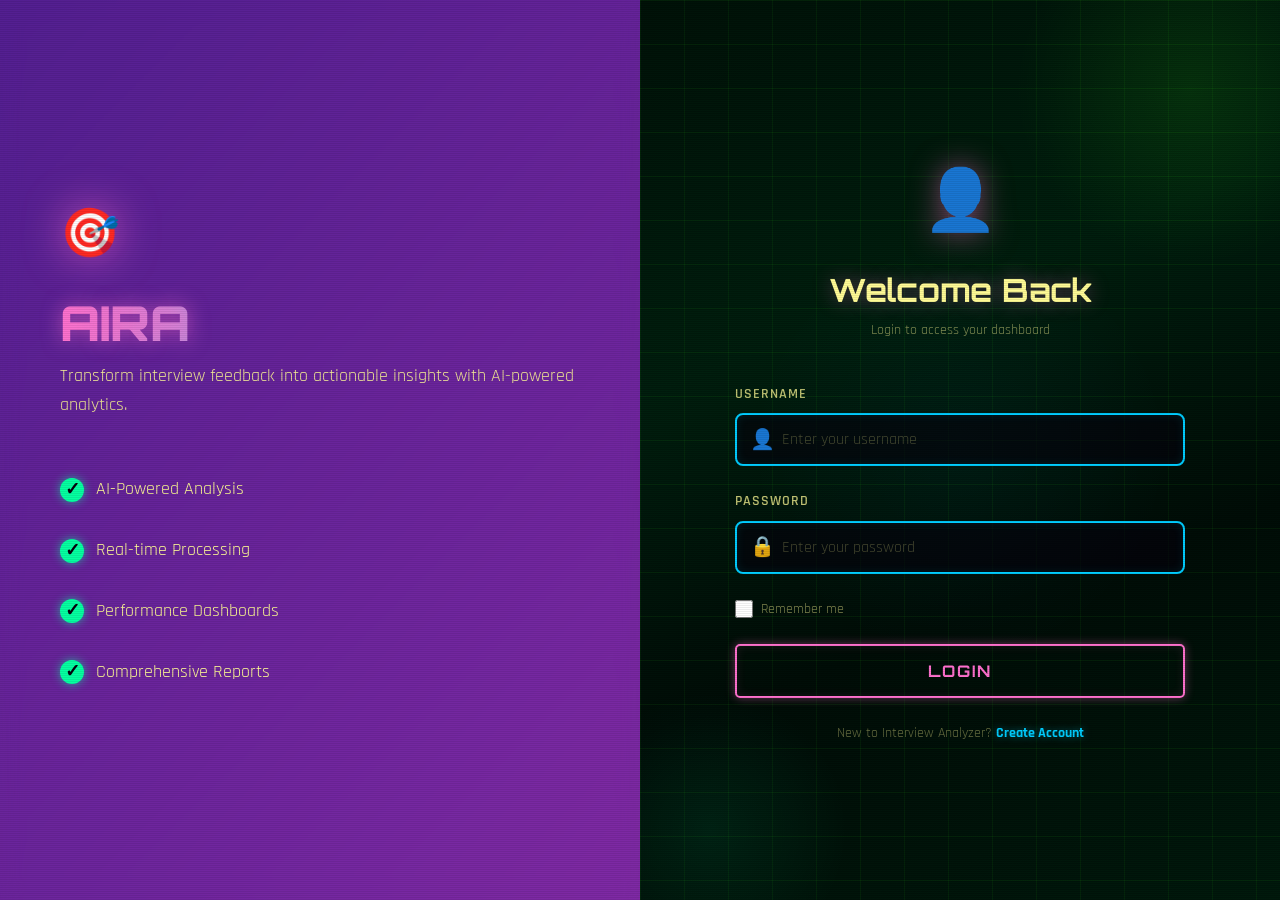
<file: Frontend/Pages/home.html>
<!DOCTYPE html>
<html lang="en">
<head>
    <meta charset="UTF-8">
    <meta name="viewport" content="width=device-width, initial-scale=1.0">
    <title>Home - AIRA</title>
    <link rel="stylesheet" href="../Components/theme.css">
    <style>
        body {
            background: linear-gradient(135deg, #667eea 0%, #764ba2 50%, #f093fb 100%);
            background-attachment: fixed;
            min-height: 100vh;
            overflow-x: hidden;
            overflow-y: auto;
        }

        body::before {
            content: '';
            position: fixed;
            inset: 0;
            background: repeating-linear-gradient(
                0deg,
                rgba(0,0,0,0.18), rgba(0,0,0,0.18) 1px,
                transparent 1px, transparent 2px
            );
            pointer-events: none;
            z-index: 999;
            opacity: 0.55;
        }

        body::after {
            content: '';
            position: fixed;
            inset: 0;
            background-image:
                linear-gradient(rgba(1,205,254,0.07) 1px, transparent 1px),
                linear-gradient(90deg, rgba(1,205,254,0.07) 1px, transparent 1px);
            background-size: 44px 44px;
            pointer-events: none;
            z-index: 998;
        }

        .blob { position: fixed; border-radius: 50%; pointer-events: none; z-index: 0; }
        .blob-1 { top: -150px; right: -150px; width: 500px; height: 500px; background: radial-gradient(circle, rgba(240,147,251,0.15) 0%, transparent 65%); }
        .blob-2 { bottom: -100px; left: -100px; width: 400px; height: 400px; background: radial-gradient(circle, rgba(102,126,234,0.15) 0%, transparent 65%); }
        .blob-3 { top: 40%; left: 40%; width: 600px; height: 600px; transform: translate(-50%,-50%); background: radial-gradient(circle, rgba(185,103,255,0.1) 0%, transparent 60%); }

        .header {
            position: sticky;
            top: 0;
            z-index: 100;
            background: rgba(30,10,60,0.82);
            backdrop-filter: blur(16px);
            padding: 16px 50px;
            display: flex;
            justify-content: space-between;
            align-items: center;
            border-bottom: 1px solid transparent;
            border-image: linear-gradient(90deg, transparent, rgba(185,103,255,0.6), rgba(255,113,206,0.6), rgba(1,205,254,0.4), transparent) 1;
        }

        .welcome-section { display: flex; align-items: center; gap: 15px; }
        .welcome-icon { font-size: 36px; filter: drop-shadow(0 0 12px rgba(255,113,206,0.5)); }
        .welcome-text h2 { font-family: var(--font-display); font-size: 18px; font-weight: 700; color: var(--text); letter-spacing: 0.05em; }
        .welcome-text h2 span { background: var(--gradient-primary); -webkit-background-clip: text; -webkit-text-fill-color: transparent; background-clip: text; }
        .welcome-text p { font-size: 13px; color: rgba(255,251,150,0.4); letter-spacing: 0.5px; margin-top: 2px; }

        .header-actions {
            display: flex;
            gap: 12px;
            align-items: center;
        }

        .about-btn, .logout-btn {
            font-family: var(--font-display);
            font-size: 0.65rem;
            letter-spacing: 0.2em;
            text-transform: uppercase;
            padding: 10px 24px;
            background: transparent;
            border: 2px solid;
            cursor: pointer;
            border-radius: var(--radius-sm);
            position: relative;
            overflow: hidden;
            transition: all 0.3s ease;
            text-decoration: none;
        }

        .about-btn {
            color: var(--secondary);
            border-color: var(--secondary);
            box-shadow: 0 0 10px rgba(1,205,254,0.2), inset 0 0 10px rgba(1,205,254,0.05);
        }
        .about-btn::before { content: ''; position: absolute; top: 50%; left: 50%; width: 0; height: 0; border-radius: 50%; background: rgba(1,205,254,0.2); transform: translate(-50%,-50%); transition: width 0.5s, height 0.5s; }
        .about-btn:hover::before { width: 300px; height: 300px; }
        .about-btn:hover { color: white; box-shadow: 0 0 25px rgba(1,205,254,0.6), inset 0 0 20px rgba(1,205,254,0.15); }

        .logout-btn {
            color: var(--primary);
            border-color: var(--primary);
            box-shadow: 0 0 10px rgba(255,113,206,0.2), inset 0 0 10px rgba(255,113,206,0.05);
        }
        .logout-btn::before { content: ''; position: absolute; top: 50%; left: 50%; width: 0; height: 0; border-radius: 50%; background: rgba(255,113,206,0.2); transform: translate(-50%,-50%); transition: width 0.5s, height 0.5s; }
        .logout-btn:hover::before { width: 300px; height: 300px; }
        .logout-btn:hover { color: white; box-shadow: 0 0 25px rgba(255,113,206,0.6), inset 0 0 20px rgba(255,113,206,0.15); }

        .container { max-width: 860px; margin: 50px auto; padding: 0 24px 60px; position: relative; z-index: 10; }

        .setup-card {
            background: rgba(5,1,13,0.75);
            backdrop-filter: blur(12px);
            border: 1px solid rgba(185,103,255,0.25);
            border-radius: var(--radius-xl);
            padding: 50px;
            box-shadow: 0 0 60px rgba(0,0,0,0.6), 0 0 30px rgba(185,103,255,0.1), inset 0 0 30px rgba(185,103,255,0.05);
            position: relative;
            overflow: hidden;
            animation: slideUp 0.6s ease-out both;
        }

        .setup-card::before { content: ''; position: absolute; top: 0; left: 0; right: 0; height: 2px; background: linear-gradient(90deg, transparent, var(--accent), var(--secondary), var(--primary), transparent); opacity: 0.6; }
        .setup-card::after { content: ''; position: absolute; top: -60px; right: -60px; width: 200px; height: 200px; border-radius: 50%; background: radial-gradient(circle, rgba(185,103,255,0.12) 0%, transparent 70%); pointer-events: none; }

        @keyframes slideUp { from { opacity: 0; transform: translateY(30px); } to { opacity: 1; transform: translateY(0); } }

        .setup-header { text-align: center; margin-bottom: 40px; }
        .setup-header h1 { font-family: var(--font-display); font-size: 28px; font-weight: 700; letter-spacing: 0.05em; background: linear-gradient(90deg, var(--accent), var(--secondary)); -webkit-background-clip: text; -webkit-text-fill-color: transparent; background-clip: text; margin-bottom: 12px; filter: drop-shadow(0 0 20px rgba(5,255,161,0.3)); }
        .setup-header p { font-size: 15px; color: rgba(255,251,150,0.45); line-height: 1.7; }

        .interview-form { display: grid; grid-template-columns: 1fr 1fr; gap: 24px; margin-bottom: 30px; }
        .form-group { position: relative; }
        .form-group.full-width { grid-column: 1 / -1; }

        .form-group label { display: block; margin-bottom: 8px; font-size: 12px; font-weight: 600; font-family: var(--font-mono); text-transform: uppercase; letter-spacing: 1px; color: rgba(255,251,150,0.65); }

        .form-group input,
        .form-group select {
            width: 100%;
            padding: 13px 18px;
            background: rgba(5,1,13,0.6);
            border: 2px solid rgba(1,205,254,0.25);
            border-radius: 8px;
            font-size: 14px;
            color: var(--text);
            font-family: var(--font-body);
            transition: all 0.3s ease;
            box-shadow: inset 0 0 10px rgba(1,205,254,0.06);
        }

        .form-group input::placeholder { color: rgba(255,251,150,0.2); }

        .form-group input:focus,
        .form-group select:focus {
            outline: none;
            border-color: var(--primary);
            background: rgba(5,1,13,0.85);
            box-shadow: 0 0 20px rgba(255,113,206,0.35), inset 0 0 12px rgba(255,113,206,0.1);
        }

        .form-group select {
            cursor: pointer;
            appearance: none;
            padding-right: 48px;
            color-scheme: dark;
            background-image: url("data:image/svg+xml,%3Csvg xmlns='http://www.w3.org/2000/svg' width='16' height='16' viewBox='0 0 16 16'%3E%3Cpath fill='none' stroke='%23FF71CE' stroke-width='2' stroke-linecap='round' stroke-linejoin='round' d='M4 6l4 4 4-4'/%3E%3C/svg%3E");
            background-repeat: no-repeat;
            background-position: right 14px center;
        }

        .select-wrap { position: relative; }
        .select-wrap::after {
            content: '';
            position: absolute;
            right: 0; top: 0; bottom: 0;
            width: 44px;
            background: linear-gradient(90deg, transparent, rgba(255,113,206,0.12));
            border-radius: 0 8px 8px 0;
            border-left: 1px solid rgba(255,113,206,0.2);
            pointer-events: none;
        }

        .form-group select option {
            background: #1e0a3c;
            color: #FFFB96;
            font-size: 14px;
            padding: 10px;
        }

        .form-group select option:checked,
        .form-group select option:hover {
            background: linear-gradient(90deg, #4a1080, #6a1a9a);
            color: #FF71CE;
        }

        .start-btn {
            width: 100%;
            padding: 18px;
            border: 2px solid var(--primary);
            background: transparent;
            color: var(--primary);
            font-family: var(--font-display);
            font-size: 15px;
            font-weight: 700;
            text-transform: uppercase;
            letter-spacing: 2px;
            cursor: pointer;
            border-radius: var(--radius-sm);
            position: relative;
            overflow: hidden;
            transition: all 0.3s ease;
            box-shadow: 0 0 15px rgba(255,113,206,0.35), inset 0 0 15px rgba(255,113,206,0.08);
        }
        .start-btn::before { content: ''; position: absolute; top: 50%; left: 50%; width: 0; height: 0; border-radius: 50%; background: rgba(255,113,206,0.25); transform: translate(-50%,-50%); transition: width 0.55s, height 0.55s; }
        .start-btn:hover::before { width: 700px; height: 700px; }
        .start-btn:hover { color: white; background: rgba(255,113,206,0.12); box-shadow: 0 0 35px rgba(255,113,206,0.7), inset 0 0 25px rgba(255,113,206,0.2); transform: scale(1.01); }

        .message { margin-top: 20px; padding: 14px; border-radius: 8px; font-size: 14px; text-align: center; display: none; font-weight: 600; border: 2px solid; }
        .message.error { background: rgba(255,113,206,0.08); color: var(--primary); border-color: var(--primary); box-shadow: 0 0 15px rgba(255,113,206,0.2); display: block; }

        .modal { display: none; position: fixed; inset: 0; z-index: 2000; background: rgba(0,0,0,0.8); backdrop-filter: blur(6px); animation: fadeIn 0.3s ease; overflow-y: auto; padding: 30px 20px; }
        @keyframes fadeIn { from { opacity: 0; } to { opacity: 1; } }

        .modal-content {
            background: rgba(5,1,13,0.97);
            border: 1px solid rgba(1,205,254,0.2);
            margin: 0 auto;
            padding: 40px;
            border-radius: var(--radius-xl);
            width: 90%;
            max-width: 620px;
            box-shadow: 0 0 60px rgba(0,0,0,0.7), 0 0 40px rgba(1,205,254,0.06);
            animation: modalSlide 0.4s ease;
            position: relative;
            overflow: hidden;
        }
        .modal-content::before { content: ''; position: absolute; top: 0; left: 0; right: 0; height: 2px; background: linear-gradient(90deg, transparent, var(--secondary), var(--primary), transparent); opacity: 0.6; }

        @keyframes modalSlide { from { opacity: 0; transform: translateY(-40px); } to { opacity: 1; transform: translateY(0); } }

        .close-btn { position: absolute; right: 20px; top: 16px; font-size: 26px; color: rgba(255,251,150,0.3); cursor: pointer; transition: all 0.2s; line-height: 1; background: none; border: none; font-family: monospace; }
        .close-btn:hover { color: var(--primary); text-shadow: 0 0 10px rgba(255,113,206,0.6); }

        .modal-content h2 { font-family: var(--font-display); font-size: 22px; letter-spacing: 0.05em; background: linear-gradient(90deg, var(--secondary), var(--primary)); -webkit-background-clip: text; -webkit-text-fill-color: transparent; background-clip: text; margin-bottom: 18px; }
        .modal-content > p { font-size: 14px; color: rgba(255,251,150,0.5); line-height: 1.8; margin-bottom: 14px; }

        .features-grid { display: grid; grid-template-columns: 1fr 1fr; gap: 14px; margin-top: 24px; }

        .feature-item { background: rgba(255,255,255,0.03); border: 1px solid rgba(1,205,254,0.12); padding: 16px; border-radius: var(--radius-md); border-left: 3px solid var(--secondary); transition: border-color 0.3s, box-shadow 0.3s; }
        .feature-item:hover { border-left-color: var(--primary); box-shadow: 0 0 15px rgba(255,113,206,0.1); }
        .feature-item h3 { font-family: var(--font-display); font-size: 12px; letter-spacing: 0.05em; color: var(--secondary); margin-bottom: 8px; display: flex; align-items: center; gap: 8px; }
        .feature-item p { font-size: 12px; color: rgba(255,251,150,0.4); line-height: 1.7; margin: 0; }

        /* ══════════════════════════════════
           LOGOUT CONFIRMATION OVERLAY
        ══════════════════════════════════ */
        .logout-overlay {
            display: none;
            position: fixed;
            inset: 0;
            z-index: 3000;
            background: rgba(0,0,0,0.85);
            backdrop-filter: blur(8px);
            animation: fadeIn 0.3s ease;
            padding: 20px;
        }

        .logout-overlay.show {
            display: flex;
            align-items: center;
            justify-content: center;
        }

        .logout-card {
            background: rgba(5,1,13,0.97);
            border: 1px solid rgba(255,113,206,0.3);
            border-radius: 16px;
            padding: 40px;
            max-width: 450px;
            width: 100%;
            box-shadow: 0 0 60px rgba(0,0,0,0.8), 0 0 40px rgba(255,113,206,0.15);
            animation: modalSlide 0.4s ease;
            position: relative;
            overflow: hidden;
            text-align: center;
        }

        .logout-card::before {
            content: '';
            position: absolute;
            top: 0;
            left: 0;
            right: 0;
            height: 2px;
            background: linear-gradient(90deg, transparent, var(--primary), var(--secondary), transparent);
            opacity: 0.7;
        }

        .logout-card::after {
            content: '';
            position: absolute;
            top: -80px;
            right: -80px;
            width: 200px;
            height: 200px;
            border-radius: 50%;
            background: radial-gradient(circle, rgba(255,113,206,0.15) 0%, transparent 70%);
            pointer-events: none;
        }

        .logout-icon {
            font-size: 60px;
            margin-bottom: 20px;
            filter: drop-shadow(0 0 20px rgba(255,113,206,0.6));
        }

        .logout-title {
            font-family: var(--font-display);
            font-size: 24px;
            font-weight: 700;
            letter-spacing: 0.05em;
            background: linear-gradient(90deg, var(--primary), var(--secondary));
            -webkit-background-clip: text;
            -webkit-text-fill-color: transparent;
            background-clip: text;
            margin-bottom: 12px;
        }

        .logout-message {
            font-size: 14px;
            color: rgba(255,251,150,0.5);
            line-height: 1.7;
            margin-bottom: 30px;
        }

        .logout-actions {
            display: flex;
            gap: 12px;
            justify-content: center;
        }

        .logout-confirm-btn,
        .logout-cancel-btn {
            padding: 14px 32px;
            font-family: var(--font-display);
            font-size: 12px;
            font-weight: 700;
            letter-spacing: 0.2em;
            text-transform: uppercase;
            border: 2px solid;
            border-radius: 8px;
            cursor: pointer;
            position: relative;
            overflow: hidden;
            transition: all 0.3s ease;
        }

        .logout-confirm-btn {
            background: transparent;
            color: var(--primary);
            border-color: var(--primary);
            box-shadow: 0 0 15px rgba(255,113,206,0.25), inset 0 0 10px rgba(255,113,206,0.06);
        }

        .logout-confirm-btn::before {
            content: '';
            position: absolute;
            top: 50%;
            left: 50%;
            width: 0;
            height: 0;
            border-radius: 50%;
            background: rgba(255,113,206,0.25);
            transform: translate(-50%,-50%);
            transition: width 0.5s, height 0.5s;
        }

        .logout-confirm-btn:hover::before {
            width: 400px;
            height: 400px;
        }

        .logout-confirm-btn:hover {
            color: white;
            box-shadow: 0 0 30px rgba(255,113,206,0.6), inset 0 0 20px rgba(255,113,206,0.15);
        }

        .logout-cancel-btn {
            background: transparent;
            color: var(--secondary);
            border-color: var(--secondary);
            box-shadow: 0 0 15px rgba(1,205,254,0.25), inset 0 0 10px rgba(1,205,254,0.06);
        }

        .logout-cancel-btn::before {
            content: '';
            position: absolute;
            top: 50%;
            left: 50%;
            width: 0;
            height: 0;
            border-radius: 50%;
            background: rgba(1,205,254,0.25);
            transform: translate(-50%,-50%);
            transition: width 0.5s, height 0.5s;
        }

        .logout-cancel-btn:hover::before {
            width: 400px;
            height: 400px;
        }

        .logout-cancel-btn:hover {
            color: white;
            box-shadow: 0 0 30px rgba(1,205,254,0.6), inset 0 0 20px rgba(1,205,254,0.15);
        }

        @media (max-width: 768px) {
            .header { padding: 14px 20px; flex-wrap: wrap; gap: 12px; }
            .header-actions { width: 100%; justify-content: flex-end; }
            .setup-card { padding: 28px 20px; }
            .interview-form { grid-template-columns: 1fr; }
            .features-grid { grid-template-columns: 1fr; }
            .modal-content { padding: 28px 20px; }
            .logout-card { padding: 30px 20px; }
            .logout-actions { flex-direction: column; }
        }

        /* ══════════════════════════════════
           SCI-FI LOADING OVERLAY
        ══════════════════════════════════ */
        .loading-overlay {
            position: fixed;
            inset: 0;
            z-index: 9999;
            display: flex;
            flex-direction: column;
            align-items: center;
            justify-content: center;
            gap: 0;
            pointer-events: none;
            opacity: 0;
            transition: opacity 0.25s ease;
            background:
                repeating-linear-gradient(
                    0deg,
                    rgba(0,0,0,0.22) 0px, rgba(0,0,0,0.22) 1px,
                    transparent 1px, transparent 2px
                ),
                linear-gradient(160deg, rgba(30,5,60,0.97) 0%, rgba(5,1,13,0.98) 100%);
        }
        .loading-overlay::before {
            content: '';
            position: absolute;
            inset: 0;
            background-image:
                linear-gradient(rgba(185,103,255,0.05) 1px, transparent 1px),
                linear-gradient(90deg, rgba(185,103,255,0.05) 1px, transparent 1px);
            background-size: 44px 44px;
            pointer-events: none;
        }
        .loading-overlay.visible {
            opacity: 1;
            pointer-events: all;
        }

        .lo-corner {
            position: absolute;
            width: 24px; height: 24px;
            border-color: rgba(185,103,255,0.45);
            border-style: solid;
            transition: all 0.6s ease;
        }
        .lo-corner.tl { top: 28px; left: 28px; border-width: 2px 0 0 2px; }
        .lo-corner.tr { top: 28px; right: 28px; border-width: 2px 2px 0 0; }
        .lo-corner.bl { bottom: 28px; left: 28px; border-width: 0 0 2px 2px; }
        .lo-corner.br { bottom: 28px; right: 28px; border-width: 0 2px 2px 0; }

        .lo-ring-outer {
            position: relative;
            width: 160px; height: 160px;
            margin-bottom: 32px;
            flex-shrink: 0;
        }
        .lo-ring-outer svg {
            position: absolute; inset: 0;
            width: 100%; height: 100%;
        }
        .lo-spin-cw  { animation: spinCW  3s linear infinite; }
        .lo-spin-ccw { animation: spinCCW 2s linear infinite; }
        @keyframes spinCW  { to { transform: rotate(360deg); } }
        @keyframes spinCCW { to { transform: rotate(-360deg); } }

        .lo-hex {
            position: absolute;
            inset: 0;
            display: flex; align-items: center; justify-content: center;
            font-size: 46px;
            animation: hexBreath 1.6s ease-in-out infinite;
            filter: drop-shadow(0 0 18px rgba(255,113,206,0.9));
        }
        @keyframes hexBreath {
            0%,100% { transform: scale(1);    opacity: 1; }
            50%      { transform: scale(1.12); opacity: 0.75; }
        }

        .lo-scan {
            position: absolute;
            left: 0; right: 0;
            height: 2px;
            background: linear-gradient(90deg, transparent 0%, rgba(1,205,254,0.6) 40%, rgba(1,205,254,0.9) 50%, rgba(1,205,254,0.6) 60%, transparent 100%);
            pointer-events: none;
            animation: globalScan 2.2s ease-in-out infinite;
            box-shadow: 0 0 12px rgba(1,205,254,0.4);
        }
        @keyframes globalScan {
            0%   { top: 0%;   opacity: 0; }
            5%   { opacity: 1; }
            95%  { opacity: 1; }
            100% { top: 100%; opacity: 0; }
        }

        .lo-title {
            font-family: var(--font-display);
            font-size: 20px;
            font-weight: 700;
            letter-spacing: 0.18em;
            text-transform: uppercase;
            background: linear-gradient(90deg, var(--primary), var(--secondary));
            -webkit-background-clip: text;
            -webkit-text-fill-color: transparent;
            background-clip: text;
            margin-bottom: 8px;
            filter: drop-shadow(0 0 14px rgba(255,113,206,0.5));
        }

        .lo-status {
            font-family: var(--font-mono);
            font-size: 11px;
            letter-spacing: 0.3em;
            text-transform: uppercase;
            color: rgba(1,205,254,0.7);
            margin-bottom: 22px;
            min-height: 16px;
            animation: statusBlink 1.1s step-start infinite;
        }
        @keyframes statusBlink { 0%,100%{opacity:1;} 50%{opacity:0;} }

        .lo-bar-track {
            width: 240px; height: 2px;
            background: rgba(255,255,255,0.08);
            border-radius: 2px;
            overflow: hidden;
            position: relative;
        }
        .lo-bar-fill {
            height: 100%;
            width: 0%;
            border-radius: 2px;
            background: linear-gradient(90deg, var(--purple), var(--primary), var(--secondary));
            box-shadow: 0 0 12px rgba(255,113,206,0.6);
            transition: width 0.15s ease;
        }

        .lo-dots {
            display: flex; gap: 6px;
            margin-top: 14px;
        }
        .lo-dot {
            width: 5px; height: 5px;
            border-radius: 50%;
            background: rgba(185,103,255,0.25);
        }
        .lo-dot.lit {
            background: var(--primary);
            box-shadow: 0 0 8px var(--primary);
        }

        /* Interview History Styles */
        .history-container {
            animation: slideUp 0.8s ease-out both;
            animation-delay: 0.2s;
        }

        .history-grid {
            display: grid;
            grid-template-columns: 1fr;
            gap: 16px;
        }

        .history-card {
            background: rgba(5, 1, 13, 0.6);
            backdrop-filter: blur(10px);
            border: 1px solid rgba(1, 205, 254, 0.15);
            border-radius: 12px;
            padding: 20px;
            display: grid;
            grid-template-columns: auto 1fr auto;
            gap: 20px;
            align-items: center;
            transition: all 0.3s ease;
            position: relative;
            overflow: hidden;
        }

        .history-card::before {
            content: '';
            position: absolute;
            left: 0;
            top: 0;
            bottom: 0;
            width: 3px;
            background: linear-gradient(180deg, var(--secondary), var(--primary));
            opacity: 0;
            transition: opacity 0.3s ease;
        }

        .history-card:hover {
            border-color: rgba(255, 113, 206, 0.3);
            box-shadow: 0 0 20px rgba(255, 113, 206, 0.15);
            transform: translateX(5px);
        }

        .history-card:hover::before {
            opacity: 1;
        }

        .history-grade {
            width: 60px;
            height: 60px;
            border-radius: 50%;
            display: flex;
            align-items: center;
            justify-content: center;
            font-family: var(--font-display);
            font-size: 28px;
            font-weight: 900;
            color: white;
            box-shadow: 0 4px 15px rgba(0, 0, 0, 0.3);
            flex-shrink: 0;
        }

        .history-info {
            display: flex;
            flex-direction: column;
            gap: 8px;
        }

        .history-role {
            font-family: var(--font-display);
            font-size: 16px;
            font-weight: 600;
            color: var(--text);
            letter-spacing: 0.03em;
        }

        .history-date {
            display: flex;
            gap: 16px;
            font-size: 12px;
            color: rgba(255, 251, 150, 0.4);
            font-family: var(--font-mono);
        }

        .history-score {
            text-align: center;
            flex-shrink: 0;
        }

        .score-value {
            font-family: var(--font-display);
            font-size: 32px;
            font-weight: 900;
            background: var(--gradient-accent);
            -webkit-background-clip: text;
            -webkit-text-fill-color: transparent;
            background-clip: text;
            line-height: 1;
            margin-bottom: 4px;
        }

        .score-label {
            font-size: 10px;
            font-family: var(--font-mono);
            letter-spacing: 0.1em;
            text-transform: uppercase;
            color: rgba(255, 251, 150, 0.3);
        }

        @media (max-width: 768px) {
            .history-card {
                grid-template-columns: auto 1fr;
                gap: 16px;
            }
            
            .history-grade {
                width: 50px;
                height: 50px;
                font-size: 24px;
            }
            
            .history-score {
                grid-column: 1 / -1;
                text-align: left;
                padding-left: 66px;
            }
            
            .score-value {
                font-size: 24px;
                display: inline-block;
                margin-right: 8px;
            }
            
            .score-label {
                display: inline-block;
            }
        }
    </style>
</head>
<body>
    <div class="blob blob-1"></div>
    <div class="blob blob-2"></div>
    <div class="blob blob-3"></div>

    <header class="header">
        <div class="welcome-section">
            <div class="welcome-icon">👾</div>
            <div class="welcome-text">
                <h2>Welcome back, <span id="username">User</span></h2>
                <p>Ready to ace your next interview?</p>
            </div>
        </div>
        <div class="header-actions">
            <button class="about-btn" onclick="openModal()">About AIRA</button>
            <button class="logout-btn" onclick="showLogoutConfirm()">🚪 Logout</button>
        </div>
    </header>

    <div class="container">
        <div class="setup-card">
            <div class="setup-header">
                <h1>⚡ Setup Your Interview</h1>
                <p>Configure your preferences and let AIRA's AI guide your performance analysis</p>
            </div>

            <form id="interviewForm" class="interview-form">
                <div class="form-group">
                    <label for="jobRole">💼 Job Role</label>
                    <input type="text" id="jobRole" placeholder="e.g., Software Engineer" required>
                </div>

                <div class="form-group">
                    <label for="difficulty">⚡ Difficulty Level</label>
                    <div class="select-wrap"><select id="difficulty" required>
                        <option value="">Select Difficulty</option>
                        <option value="beginner">😊 Beginner</option>
                        <option value="intermediate" selected>😐 Intermediate</option>
                        <option value="advanced">😤 Advanced</option>
                    </select></div>
                </div>

                <div class="form-group">
                    <label for="numQuestions">🔢 Number of Questions</label>
                    <input type="number" id="numQuestions" min="1" max="20" placeholder="e.g., 5" required>
                </div>

                <div class="form-group">
                    <label for="interviewType">🎯 Type of Interview</label>
                    <div class="select-wrap"><select id="interviewType" required>
                        <option value="">Select Type</option>
                        <option value="behavioral">🗣️ Behavioral</option>
                        <option value="technical">💻 Technical</option>
                        <option value="mixed" selected>🎭 Mixed (Both)</option>
                    </select></div>
                </div>

                <div class="form-group full-width">
                    <button type="submit" class="start-btn">🚀 Start Interview</button>
                </div>
            </form>
            
            <div class="history-container" style="margin-top: 40px;">
                <div class="history-header">
                    <h2 style="
                        font-family: var(--font-display);
                        font-size: 20px;
                        letter-spacing: 0.05em;
                        background: linear-gradient(90deg, var(--secondary), var(--accent));
                        -webkit-background-clip: text;
                        -webkit-text-fill-color: transparent;
                        background-clip: text;
                        margin-bottom: 8px;
                    ">📊 Recent Interviews</h2>
                    <p style="
                        font-size: 13px;
                        color: rgba(255, 251, 150, 0.4);
                        margin-bottom: 20px;
                    ">Your last 5 interview performances</p>
                </div>
                
                <div id="historySection" class="history-grid">
                    <div style="text-align: center; padding: 40px; color: rgba(255, 251, 150, 0.3);">
                        <div style="font-size: 48px; margin-bottom: 16px;">⏳</div>
                        <p style="font-size: 14px;">Loading interview history...</p>
                    </div>
                </div>
            </div>
            
            <div id="message" class="message"></div>
        </div>
    </div>

    <!-- ABOUT MODAL -->
    <div id="aboutModal" class="modal">
        <div class="modal-content">
            <button class="close-btn" onclick="closeModal()">&times;</button>
            <h2>◈ About AIRA</h2>
            <p>Welcome to the most advanced AI-powered interview feedback platform — built to help you speak with confidence and land your dream role.</p>
            <p>AIRA analyzes every dimension of your interview performance and returns precise, actionable insights so you can improve fast.</p>
            <div class="features-grid">
                <div class="feature-item"><h3>🎤 Filler Detection</h3><p>Tracks "um," "uh," "like" in real-time so you can speak more confidently</p></div>
                <div class="feature-item"><h3>🎵 Pitch Analysis</h3><p>Monitors voice pitch and tone for professional, clear communication</p></div>
                <div class="feature-item"><h3>⏱️ Pause Rate</h3><p>Measures pause frequency and duration to optimize your speaking rhythm</p></div>
                <div class="feature-item"><h3>📹 AV Analyzer</h3><p>Full verbal and non-verbal communication breakdown in one report</p></div>
                <div class="feature-item"><h3>📈 Performance Metrics</h3><p>Track progress over time with detailed analytics dashboards</p></div>
                <div class="feature-item"><h3>⭐ Star Rating</h3><p>Get an overall readiness score to benchmark your interview performance</p></div>
            </div>
        </div>
    </div>

    <!-- LOGOUT CONFIRMATION OVERLAY -->
    <div id="logoutOverlay" class="logout-overlay">
        <div class="logout-card">
            <div class="logout-icon">🚪</div>
            <div class="logout-title">Confirm Logout</div>
            <div class="logout-message">
                Are you sure you want to logout? <br>
                Your progress will be saved.
            </div>
            <div class="logout-actions">
                <button class="logout-confirm-btn" onclick="confirmLogout()">Yes, Logout</button>
                <button class="logout-cancel-btn" onclick="hideLogoutConfirm()">Cancel</button>
            </div>
        </div>
    </div>

    <!-- LOADING OVERLAY -->
    <div class="loading-overlay" id="loadingOverlay">
        <div class="lo-corner tl"></div>
        <div class="lo-corner tr"></div>
        <div class="lo-corner bl"></div>
        <div class="lo-corner br"></div>
        <div class="lo-scan"></div>

        <div class="lo-ring-outer">
            <svg viewBox="0 0 160 160" class="lo-spin-cw" style="transform-origin:80px 80px">
                <defs>
                    <linearGradient id="g1" x1="0%" y1="0%" x2="100%" y2="0%">
                        <stop offset="0%"   stop-color="#FF71CE" stop-opacity="0.1"/>
                        <stop offset="60%"  stop-color="#B967FF"/>
                        <stop offset="100%" stop-color="#01CDFE"/>
                    </linearGradient>
                </defs>
                <circle cx="80" cy="80" r="70" fill="none" stroke="rgba(185,103,255,0.1)" stroke-width="2"/>
                <circle cx="80" cy="80" r="70" fill="none" stroke="url(#g1)" stroke-width="2"
                    stroke-linecap="round" stroke-dasharray="280" stroke-dashoffset="80"/>
            </svg>
            <svg viewBox="0 0 160 160" class="lo-spin-ccw" style="position:absolute;inset:0;transform-origin:80px 80px">
                <defs>
                    <linearGradient id="g2" x1="0%" y1="0%" x2="100%" y2="0%">
                        <stop offset="0%"   stop-color="#01CDFE" stop-opacity="0.1"/>
                        <stop offset="100%" stop-color="#FF71CE"/>
                    </linearGradient>
                </defs>
                <circle cx="80" cy="80" r="56" fill="none" stroke="rgba(1,205,254,0.08)" stroke-width="1.5"/>
                <circle cx="80" cy="80" r="56" fill="none" stroke="url(#g2)" stroke-width="1.5"
                    stroke-linecap="round" stroke-dasharray="180" stroke-dashoffset="120"/>
            </svg>
            <div class="lo-hex">⬡</div>
        </div>

        <div class="lo-title">Setting Up Interview</div>
        <div class="lo-status" id="loStatus">Initializing…</div>

        <div class="lo-bar-track">
            <div class="lo-bar-fill" id="loBar"></div>
        </div>

        <div class="lo-dots">
            <div class="lo-dot" id="dot0"></div>
            <div class="lo-dot" id="dot1"></div>
            <div class="lo-dot" id="dot2"></div>
            <div class="lo-dot" id="dot3"></div>
            <div class="lo-dot" id="dot4"></div>
        </div>
    </div>

    <script src="../Assets/js/home.js"></script>

    <script>
    function showLogoutConfirm() {
        document.getElementById('logoutOverlay').classList.add('show');
    }

    function hideLogoutConfirm() {
        document.getElementById('logoutOverlay').classList.remove('show');
    }

    function confirmLogout() {
        logout();
    }
    (function () {
        const form = document.getElementById('interviewForm');
        if (!form) return;

        const MESSAGES = [
            'Initializing AI modules…',
            'Loading question bank…',
            'Calibrating analysis engine…',
            'Configuring session parameters…',
            'Launching interview…',
        ];

        const PROGRESS = [
            [0,    0],
            [400,  18],
            [800,  42],
            [1200, 65],
            [1600, 83],
            [1900, 95],
            [2000, 100],
        ];

        function showOverlay(onDone) {
            const overlay = document.getElementById('loadingOverlay');
            const status  = document.getElementById('loStatus');
            const bar     = document.getElementById('loBar');
            const dots    = [0,1,2,3,4].map(i => document.getElementById('dot'+i));

            overlay.classList.add('visible');

            let msgIdx = 0;
            status.textContent = MESSAGES[0];
            const msgTimer = setInterval(() => {
                msgIdx = Math.min(msgIdx + 1, MESSAGES.length - 1);
                status.textContent = MESSAGES[msgIdx];
            }, 400);

            PROGRESS.forEach(([ms, pct]) => {
                setTimeout(() => { bar.style.width = pct + '%'; }, ms);
            });

            let dotIdx = 0;
            const dotTimer = setInterval(() => {
                dots.forEach(d => d.classList.remove('lit'));
                dots[dotIdx % dots.length].classList.add('lit');
                dotIdx++;
            }, 200);

            setTimeout(() => {
                clearInterval(msgTimer);
                clearInterval(dotTimer);
                dots.forEach(d => d.classList.add('lit'));
                onDone();
            }, 2000);
        }

        form.addEventListener('submit', function handler(e) {
            const jobRole    = document.getElementById('jobRole').value.trim();
            const difficulty = document.getElementById('difficulty').value;
            const numQ       = document.getElementById('numQuestions').value;
            const type       = document.getElementById('interviewType').value;
            if (!jobRole || !difficulty || !numQ || !type) return;

            e.preventDefault();

            showOverlay(() => {
                form.removeEventListener('submit', handler);
                form.requestSubmit ? form.requestSubmit() : form.submit();
            });
        });
    })();
    </script>

</body>
</html>
</file>
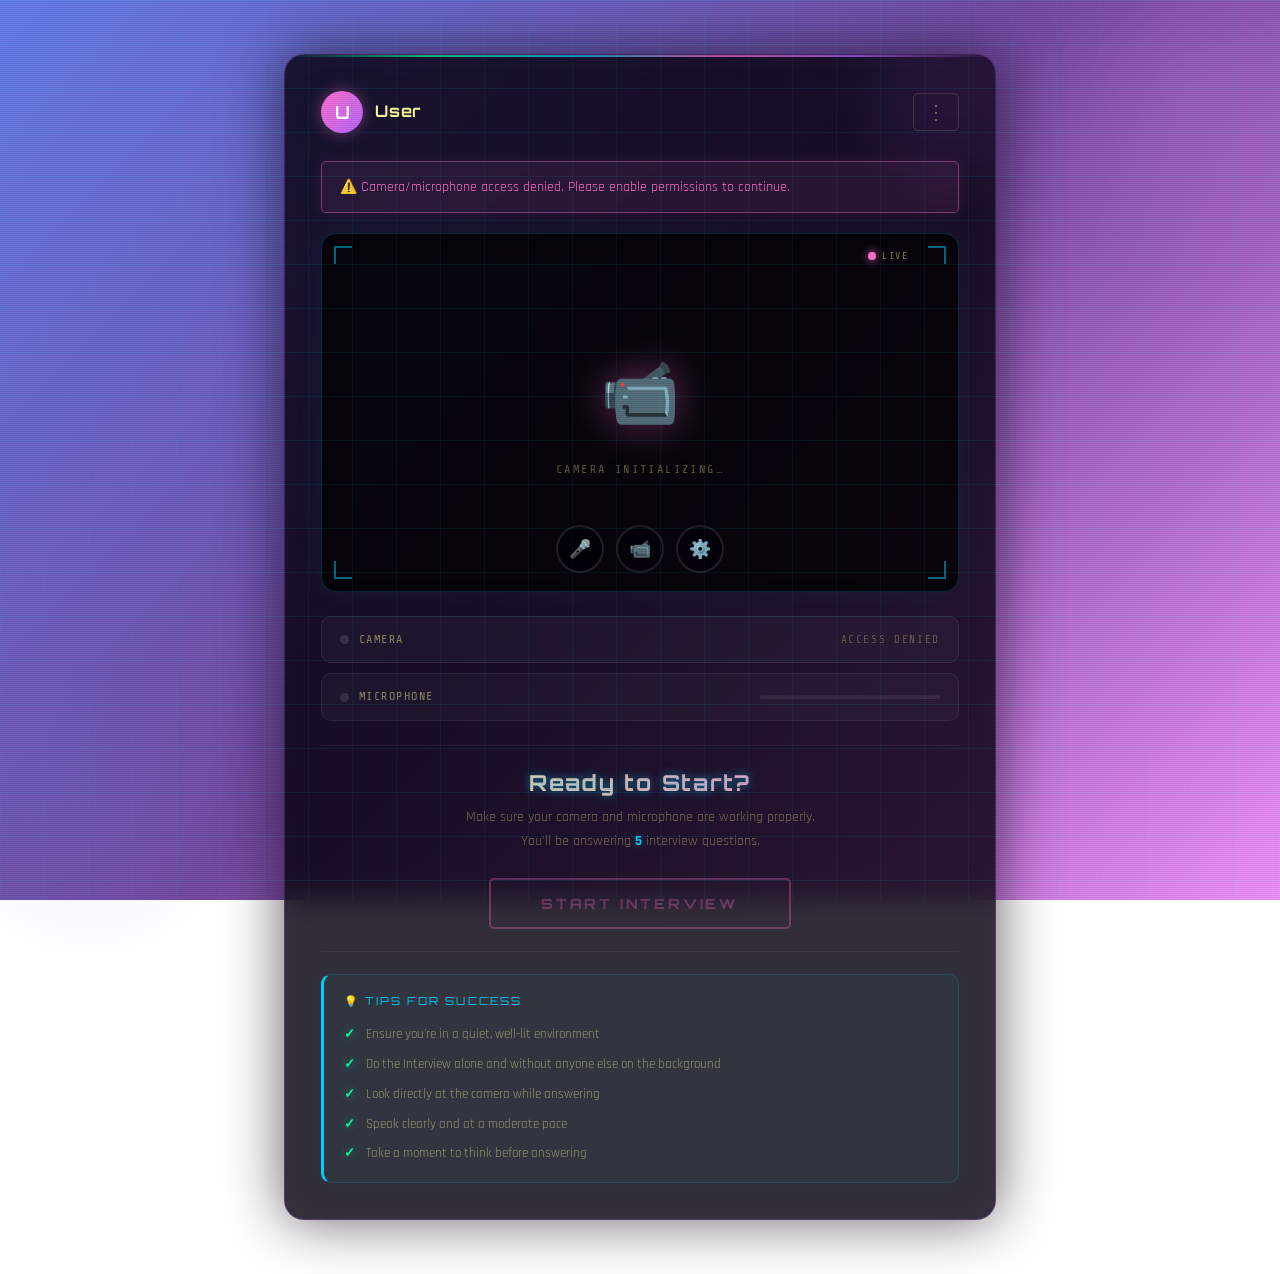
<file: Frontend/Pages/interview.html>
<!DOCTYPE html>
<html lang="en">
<head>
    <meta charset="UTF-8">
    <meta name="viewport" content="width=device-width, initial-scale=1.0">
    <title>Interview Session - AIRA</title>
    <link rel="stylesheet" href="../Components/theme.css">
    <style>
        body {
            background: linear-gradient(135deg, #667eea 0%, #764ba2 50%, #f093fb 100%);
            background-attachment: fixed;
            min-height: 100vh;
            color: var(--text);
            overflow: hidden;
        }

        body::before {
            content: '';
            position: fixed; inset: 0;
            background: repeating-linear-gradient(
                0deg,
                rgba(0,0,0,0.15), rgba(0,0,0,0.15) 1px,
                transparent 1px, transparent 2px
            );
            pointer-events: none;
            z-index: 997; opacity: 0.5;
        }

        /* Grid mesh */
        body::after {
            content: '';
            position: fixed; inset: 0;
            background-image:
                linear-gradient(rgba(1,205,254,0.06) 1px, transparent 1px),
                linear-gradient(90deg, rgba(1,205,254,0.06) 1px, transparent 1px);
            background-size: 44px 44px;
            pointer-events: none; z-index: 996;
        }

        /* ── HEADER ── */
        .header {
            padding: 16px 40px;
            background: rgba(20,5,40,0.82);
            backdrop-filter: blur(16px);
            position: relative; z-index: 100;
            border-bottom: 1px solid transparent;
            border-image: linear-gradient(90deg, transparent, rgba(185,103,255,0.5), rgba(255,113,206,0.5), rgba(1,205,254,0.4), transparent) 1;
        }

        .header-content {
            display: flex;
            justify-content: space-between;
            align-items: center;
            margin-bottom: 12px;
        }

        .interview-title {
            font-family: var(--font-display);
            font-size: 18px; font-weight: 700;
            letter-spacing: 0.08em;
            background: linear-gradient(90deg, var(--primary), var(--secondary));
            -webkit-background-clip: text; -webkit-text-fill-color: transparent;
            background-clip: text;
            filter: drop-shadow(0 0 10px rgba(255,113,206,0.4));
        }

        .question-progress {
            font-family: var(--font-mono);
            font-size: 13px; letter-spacing: 0.2em;
            text-transform: uppercase;
            color: rgba(255,251,150,0.45);
        }

        .progress-bar-container {
            width: 100%; height: 3px;
            background: rgba(255,255,255,0.07);
            border-radius: 2px; overflow: hidden;
        }

        .progress-bar {
            height: 100%; width: 0%;
            background: linear-gradient(90deg, var(--purple), var(--primary), var(--secondary));
            transition: width 0.5s ease;
            box-shadow: 0 0 10px rgba(255,113,206,0.5);
        }

        /* ── MAIN ── */
        .main-content {
            display: flex;
            height: calc(100vh - 88px);
            padding: 28px 40px;
            gap: 20px;
            position: relative; z-index: 10;
        }

        .question-section {
            flex: 1;
            display: flex;
            flex-direction: column;
            justify-content: center;
            align-items: center;
            text-align: center;
            position: relative;
        }

        /* ── TIMER ── */
        .timer {
            position: absolute;
            top: 0; left: 0;
            font-family: var(--font-mono);
            font-size: 44px; font-weight: 700;
            letter-spacing: 0.05em;
            color: var(--text);
            text-shadow: 0 0 20px rgba(255,251,150,0.3);
            transition: color 0.3s ease, text-shadow 0.3s ease;
            line-height: 1;
        }
        .timer.warning {
            color: var(--sun);
            text-shadow: 0 0 20px rgba(249,212,35,0.6);
        }
        .timer.danger {
            color: var(--primary);
            text-shadow: 0 0 25px rgba(255,113,206,0.8);
            animation: timerPulse 0.9s ease-in-out infinite;
        }
        @keyframes timerPulse {
            0%,100% { opacity: 1; transform: scale(1); }
            50%      { opacity: 0.7; transform: scale(1.04); }
        }

        /* ── VIDEO PREVIEW ── */
        .video-preview {
            position: absolute;
            top: 0; right: 0;
            width: 230px;
            aspect-ratio: 16/9;
            background: rgba(0,0,0,0.7);
            border-radius: var(--radius-md);
            overflow: hidden;
            border: 1px solid rgba(1,205,254,0.25);
            box-shadow: 0 0 20px rgba(1,205,254,0.08), 0 10px 30px rgba(0,0,0,0.5);
        }

        /* Corner brackets on video */
        .video-preview .vc {
            position: absolute; width: 12px; height: 12px;
            border-color: rgba(1,205,254,0.6); border-style: solid; z-index: 3;
        }
        .video-preview .vc.tl { top: 7px; left: 7px;   border-width: 1.5px 0 0 1.5px; }
        .video-preview .vc.tr { top: 7px; right: 7px;  border-width: 1.5px 1.5px 0 0; }
        .video-preview .vc.bl { bottom: 7px; left: 7px;  border-width: 0 0 1.5px 1.5px; }
        .video-preview .vc.br { bottom: 7px; right: 7px; border-width: 0 1.5px 1.5px 0; }

        #videoElement { width: 100%; height: 100%; object-fit: cover; }

        .recording-indicator {
            position: absolute;
            top: 8px; left: 8px;
            background: rgba(255,113,206,0.2);
            border: 1px solid var(--primary);
            color: var(--primary);
            padding: 4px 10px;
            border-radius: 20px;
            font-family: var(--font-mono);
            font-size: 10px; font-weight: 700;
            letter-spacing: 0.15em;
            display: none; align-items: center; gap: 5px;
            z-index: 4;
            box-shadow: 0 0 10px rgba(255,113,206,0.3);
        }
        .recording-indicator.active { display: flex; }

        .rec-dot {
            width: 7px; height: 7px;
            background: var(--primary); border-radius: 50%;
            box-shadow: 0 0 6px var(--primary);
            animation: recBlink 1s ease-in-out infinite;
        }
        @keyframes recBlink { 0%,100%{opacity:1;} 50%{opacity:0.25;} }

        /* ── QUESTION DISPLAY ── */
        .question-display {
            max-width: 750px;
            padding: 40px;
            position: relative;
        }

        /* Decorative card behind question */
        .question-display::before {
            content: '';
            position: absolute; inset: 0;
            background: rgba(5,1,13,0.55);
            backdrop-filter: blur(8px);
            border: 1px solid rgba(185,103,255,0.18);
            border-radius: var(--radius-xl);
            box-shadow: 0 0 40px rgba(185,103,255,0.06), inset 0 0 30px rgba(185,103,255,0.03);
        }
        /* Top accent line on card */
        .question-display::after {
            content: '';
            position: absolute; top: 0; left: 10%; right: 10%; height: 1.5px;
            background: linear-gradient(90deg, transparent, var(--primary), var(--secondary), transparent);
            border-radius: 2px; opacity: 0.5;
        }

        .question-number {
            position: relative; z-index: 1;
            font-family: var(--font-mono);
            font-size: 11px; font-weight: 700;
            text-transform: uppercase; letter-spacing: 0.35em;
            color: var(--accent);
            text-shadow: 0 0 10px rgba(5,255,161,0.5);
            margin-bottom: 20px;
        }

        .question-text {
            position: relative; z-index: 1;
            font-family: var(--font-display);
            font-size: 28px; line-height: 1.55;
            font-weight: 700;
            color: var(--text);
            letter-spacing: 0.02em;
            text-shadow: 0 2px 20px rgba(0,0,0,0.4);
        }

        /* ── CONTROLS ── */
        .controls {
            display: flex; gap: 14px;
            justify-content: center;
            margin-top: 36px;
            position: relative; z-index: 1;
        }

        .control-button {
            font-family: var(--font-display);
            font-size: 13px; font-weight: 700;
            letter-spacing: 0.15em; text-transform: uppercase;
            padding: 13px 32px;
            border: 2px solid;
            border-radius: var(--radius-sm);
            cursor: pointer;
            position: relative; overflow: hidden;
            transition: all 0.3s ease;
            display: none;
        }
        .control-button.show { display: inline-block; }

        .control-button::before {
            content: '';
            position: absolute; top: 50%; left: 50%;
            width: 0; height: 0; border-radius: 50%;
            transform: translate(-50%,-50%);
            transition: width 0.5s, height 0.5s;
        }
        .control-button:hover::before { width: 400px; height: 400px; }
        .control-button:hover { transform: translateY(-2px); }

        .stop-btn {
            background: transparent; color: var(--primary);
            border-color: var(--primary);
            box-shadow: 0 0 12px rgba(255,113,206,0.25), inset 0 0 12px rgba(255,113,206,0.06);
        }
        .stop-btn::before { background: rgba(255,113,206,0.2); }
        .stop-btn:hover {
            box-shadow: 0 0 25px rgba(255,113,206,0.6), inset 0 0 20px rgba(255,113,206,0.15);
            color: white;
        }

        .next-btn {
            background: transparent; color: var(--secondary);
            border-color: var(--secondary);
            box-shadow: 0 0 12px rgba(1,205,254,0.25), inset 0 0 12px rgba(1,205,254,0.06);
        }
        .next-btn::before { background: rgba(1,205,254,0.2); }
        .next-btn:hover {
            box-shadow: 0 0 25px rgba(1,205,254,0.6), inset 0 0 20px rgba(1,205,254,0.15);
            color: white;
        }

        /* ── COUNTDOWN ── */
        .countdown-container { display: none; }

        /* Dark border-track strip around the question card */
        .cd-arc-wrap {
            position: absolute;
            inset: -5px;
            pointer-events: none;
            z-index: 5;
            opacity: 0;
            transition: opacity 0.35s ease;
            border-radius: 26px;
        }
        .cd-arc-wrap.active { opacity: 1; }

        .cd-arc-svg {
            position: absolute; inset: 0;
            width: 100%; height: 100%;
            overflow: visible;
        }

        /* Badge sits bottom-center of the card */
        .cd-badge {
            position: absolute;
            bottom: -36px; left: 50%;
            transform: translateX(-50%);
            z-index: 10;
            display: flex; align-items: center; gap: 10px;
            opacity: 0;
            transition: opacity 0.35s ease;
            pointer-events: none;
            background: rgba(5,1,13,0.85);
            border: 1px solid rgba(1,205,254,0.3);
            padding: 5px 14px;
            border-radius: 20px;
            backdrop-filter: blur(8px);
            white-space: nowrap;
        }
        .cd-badge.active { opacity: 1; }

        .cd-num {
            font-family: var(--font-mono);
            font-size: 16px; font-weight: 700;
            letter-spacing: 0.05em;
            color: #fff;
            text-shadow: 0 0 14px rgba(1,205,254,1), 0 0 28px rgba(1,205,254,0.5);
            min-width: 14px; text-align: center;
        }
        .cd-sep {
            color: rgba(255,255,255,0.2);
            font-size: 12px;
        }
        .cd-label {
            font-family: var(--font-mono);
            font-size: 10px; letter-spacing: 0.2em;
            text-transform: uppercase;
            color: rgba(255,255,255,0.5);
        }

        /* Thinking prompt — inside card, above question text */
        .cd-think {
            position: absolute;
            top: 14px; left: 0; right: 0;
            text-align: center;
            font-family: var(--font-mono);
            font-size: 9px; letter-spacing: 0.35em;
            text-transform: uppercase;
            color: rgba(255,251,150,0.0);
            opacity: 0;
            transition: opacity 0.4s ease;
            pointer-events: none;
        }
        .cd-think.active {
            opacity: 1;
            color: rgba(255,251,150,0.75);
            animation: thinkBlink 2s ease-in-out infinite;
        }
        @keyframes thinkBlink { 0%,100%{opacity:0.55;} 50%{opacity:1;} }

        /* ── ANALYZING OVERLAY ── */
        .loading-overlay {
            position: fixed; inset: 0;
            background:
                repeating-linear-gradient(0deg, rgba(0,0,0,0.2) 0px, rgba(0,0,0,0.2) 1px, transparent 1px, transparent 2px),
                linear-gradient(160deg, rgba(30,5,60,0.97), rgba(5,1,13,0.98));
            display: none; align-items: center; justify-content: center;
            flex-direction: column; gap: 0;
            z-index: 1000;
        }
        .loading-overlay::before {
            content: '';
            position: absolute; inset: 0;
            background-image:
                linear-gradient(rgba(185,103,255,0.05) 1px, transparent 1px),
                linear-gradient(90deg, rgba(185,103,255,0.05) 1px, transparent 1px);
            background-size: 44px 44px;
            pointer-events: none;
        }
        .loading-overlay.active { display: flex; }

        /* Corner brackets */
        .lo-corner {
            position: absolute; width: 22px; height: 22px;
            border-color: rgba(185,103,255,0.4); border-style: solid;
        }
        .lo-corner.tl { top: 28px; left: 28px;   border-width: 2px 0 0 2px; }
        .lo-corner.tr { top: 28px; right: 28px;  border-width: 2px 2px 0 0; }
        .lo-corner.bl { bottom: 28px; left: 28px;  border-width: 0 0 2px 2px; }
        .lo-corner.br { bottom: 28px; right: 28px; border-width: 0 2px 2px 0; }

        /* Scanning line */
        .lo-scan {
            position: absolute; left: 0; right: 0; height: 2px;
            background: linear-gradient(90deg, transparent 0%, rgba(1,205,254,0.7) 50%, transparent 100%);
            animation: globalScan 2s ease-in-out infinite;
            box-shadow: 0 0 12px rgba(1,205,254,0.4);
        }
        @keyframes globalScan {
            0%   { top: 0%;   opacity: 0; }
            5%   { opacity: 1; }
            95%  { opacity: 1; }
            100% { top: 100%; opacity: 0; }
        }

        /* Dual-ring spinner */
        .lo-rings {
            position: relative; width: 140px; height: 140px;
            margin-bottom: 30px;
        }
        .lo-rings svg {
            position: absolute; inset: 0;
            width: 100%; height: 100%;
        }
        .lo-spin-cw  { animation: spinCW  2.5s linear infinite; transform-origin: 70px 70px; }
        .lo-spin-ccw { animation: spinCCW 1.8s linear infinite; transform-origin: 70px 70px; }
        @keyframes spinCW  { to { transform: rotate(360deg); } }
        @keyframes spinCCW { to { transform: rotate(-360deg); } }

        .lo-hex-inner {
            position: absolute; inset: 0;
            display: flex; align-items: center; justify-content: center;
            font-size: 38px;
            animation: hexPulse 1.4s ease-in-out infinite;
            filter: drop-shadow(0 0 16px rgba(1,205,254,0.9));
        }
        @keyframes hexPulse {
            0%,100% { transform: scale(1); opacity: 1; }
            50%      { transform: scale(1.12); opacity: 0.7; }
        }

        .lo-title {
            font-family: var(--font-display);
            font-size: 19px; font-weight: 700;
            letter-spacing: 0.18em; text-transform: uppercase;
            background: linear-gradient(90deg, var(--secondary), var(--primary));
            -webkit-background-clip: text; -webkit-text-fill-color: transparent;
            background-clip: text;
            margin-bottom: 8px;
            filter: drop-shadow(0 0 12px rgba(1,205,254,0.4));
        }

        .lo-sub {
            font-family: var(--font-mono);
            font-size: 10px; letter-spacing: 0.3em;
            text-transform: uppercase;
            color: rgba(255,113,206,0.6);
            animation: subBlink 1.2s step-start infinite;
            margin-bottom: 22px;
        }
        @keyframes subBlink { 0%,100%{opacity:1;} 50%{opacity:0;} }

        .lo-bar-track {
            width: 220px; height: 2px;
            background: rgba(255,255,255,0.08);
            border-radius: 2px; overflow: hidden;
        }
        .lo-bar-fill {
            height: 100%; width: 0%;
            background: linear-gradient(90deg, var(--purple), var(--secondary), var(--primary));
            box-shadow: 0 0 10px rgba(1,205,254,0.5);
            border-radius: 2px;
            animation: analyzeBar 3s cubic-bezier(0.4,0,0.2,1) forwards;
        }
        @keyframes analyzeBar {
            0%  { width: 0%; }
            20% { width: 25%; }
            50% { width: 58%; }
            80% { width: 82%; }
        }
    </style>
</head>
<body>

    <div class="header">
        <div class="header-content">
            <div class="interview-title">◈ AIRA Interview</div>
            <div class="question-progress" id="questionProgress">Question 1 of 5</div>
        </div>
        <div class="progress-bar-container">
            <div class="progress-bar" id="progressBar"></div>
        </div>
    </div>
    <div class="main-content">
        <div class="question-section">
            <div class="timer" id="timer">2:00</div>

            <div class="video-preview">
                <div class="vc tl"></div>
                <div class="vc tr"></div>
                <div class="vc bl"></div>
                <div class="vc br"></div>
                <video id="videoElement" autoplay muted></video>
                <div class="recording-indicator" id="recordingIndicator">
                    <div class="rec-dot"></div>
                    REC
                </div>
            </div>

            <div class="question-display">
                <div class="question-number" id="questionNumber">Question 1</div>
                <div class="question-text" id="questionText">Loading question…</div>
                <div class="cd-arc-wrap" id="cdArcWrap">
                    <svg class="cd-arc-svg" id="cdArcSvg" xmlns="http://www.w3.org/2000/svg">
                        <defs>
                            <linearGradient id="arcGrad" gradientUnits="userSpaceOnUse" x1="0" y1="0" x2="100%" y2="0">
                                <stop offset="0%"   stop-color="#01CDFE"/>
                                <stop offset="50%"  stop-color="#B967FF"/>
                                <stop offset="100%" stop-color="#FF71CE"/>
                            </linearGradient>
                        </defs>
                        <rect id="cdBacking" rx="22" ry="22" fill="none"
                            stroke="rgba(0,0,0,0.55)" stroke-width="7"/>
                        <rect id="cdTrack" rx="22" ry="22" fill="none"
                            stroke="rgba(255,255,255,0.08)" stroke-width="4"/>
                        <rect id="cdArc" rx="22" ry="22" fill="none"
                            stroke="url(#arcGrad)" stroke-width="4"
                            stroke-linecap="round"/>
                    </svg>
                </div>
                <div class="cd-badge" id="cdBadge">
                    <span class="cd-num" id="countdownNumber">5</span>
                    <span class="cd-sep">·</span>
                    <span class="cd-label">think &amp; answer</span>
                </div>

                <div class="cd-think" id="cdThink">▸ read · think · answer</div>
            </div>
            <div class="controls">
                <button class="control-button stop-btn" id="stopBtn">⏹ Stop Early</button>
                <button class="control-button next-btn" id="nextBtn">Next Question →</button>
            </div>

        </div>
    </div>
    <div class="countdown-container" id="countdownContainer" aria-hidden="true"></div>
    <div class="loading-overlay" id="loadingOverlay">
        <div class="lo-corner tl"></div>
        <div class="lo-corner tr"></div>
        <div class="lo-corner bl"></div>
        <div class="lo-corner br"></div>
        <div class="lo-scan"></div>

        <div class="lo-rings">
            <svg viewBox="0 0 140 140" class="lo-spin-cw">
                <defs>
                    <linearGradient id="lg1" x1="0%" y1="0%" x2="100%" y2="0%">
                        <stop offset="0%"   stop-color="#B967FF" stop-opacity="0.1"/>
                        <stop offset="100%" stop-color="#01CDFE"/>
                    </linearGradient>
                </defs>
                <circle cx="70" cy="70" r="62" fill="none" stroke="rgba(185,103,255,0.1)" stroke-width="2"/>
                <circle cx="70" cy="70" r="62" fill="none" stroke="url(#lg1)" stroke-width="2"
                    stroke-linecap="round" stroke-dasharray="260" stroke-dashoffset="70"/>
            </svg>
            <svg viewBox="0 0 140 140" class="lo-spin-ccw" style="position:absolute;inset:0">
                <defs>
                    <linearGradient id="lg2" x1="0%" y1="0%" x2="100%" y2="0%">
                        <stop offset="0%"   stop-color="#FF71CE" stop-opacity="0.1"/>
                        <stop offset="100%" stop-color="#FF71CE"/>
                    </linearGradient>
                </defs>
                <circle cx="70" cy="70" r="48" fill="none" stroke="rgba(1,205,254,0.07)" stroke-width="1.5"/>
                <circle cx="70" cy="70" r="48" fill="none" stroke="url(#lg2)" stroke-width="1.5"
                    stroke-linecap="round" stroke-dasharray="200" stroke-dashoffset="140"/>
            </svg>
            <div class="lo-hex-inner">◈</div>
        </div>

        <div class="lo-title">Analyzing Answer</div>
        <div class="lo-sub" id="loadingText">Processing audio…</div>
        <div class="lo-bar-track">
            <div class="lo-bar-fill" id="loBar"></div>
        </div>
    </div>

    <script src="../Assets/js/interview.js"></script>

    <script>
    (function () {
        const arcWrap  = document.getElementById('cdArcWrap');
        const badge    = document.getElementById('cdBadge');
        const numEl    = document.getElementById('countdownNumber');
        const think    = document.getElementById('cdThink');
        const arcEl    = document.getElementById('cdArc');
        const trackEl  = document.getElementById('cdTrack');
        const backEl   = document.getElementById('cdBacking');
        const svgEl    = document.getElementById('cdArcSvg');

        let rafId = null, startTime = null;
        let cdTotal = 5;
        function perimOf(w, h, rx) {
            return 2 * (w + h) - (8 - 2 * Math.PI) * rx;
        }

        function syncAndGetPerim() {
            const card = document.querySelector('.question-display');
            if (!card) return 0;
            const pad = 10;
            const cw = card.offsetWidth  + pad * 2;
            const ch = card.offsetHeight + pad * 2;
            const rx = 22;

            svgEl.setAttribute('viewBox', `0 0 ${cw} ${ch}`);
            svgEl.style.width  = cw + 'px';
            svgEl.style.height = ch + 'px';
            arcWrap.style.width  = cw + 'px';
            arcWrap.style.height = ch + 'px';
            arcWrap.style.left   = -pad + 'px';
            arcWrap.style.top    = -pad + 'px';
            const grad = svgEl.querySelector('#arcGrad');
            if (grad) { grad.setAttribute('x2', cw); grad.setAttribute('y2', ch); }

            const margin = 4;
            [arcEl, trackEl, backEl].forEach(el => {
                if (!el) return;
                el.setAttribute('x',      margin);
                el.setAttribute('y',      margin);
                el.setAttribute('width',  cw - margin * 2);
                el.setAttribute('height', ch - margin * 2);
                el.setAttribute('rx', rx);
                el.setAttribute('ry', rx);
            });

            return perimOf(cw - margin * 2, ch - margin * 2, rx);
        }

        function paintArc(frac) {
            const p = syncAndGetPerim();
            if (!p) return;
            arcEl.style.strokeDasharray  = p;
            arcEl.style.strokeDashoffset = p * (1 - frac);
            let glow;
            if      (frac > 0.65) glow = 'drop-shadow(0 0 7px rgba(1,205,254,1))   drop-shadow(0 0 14px rgba(1,205,254,0.5))';
            else if (frac > 0.35) glow = 'drop-shadow(0 0 7px rgba(185,103,255,1)) drop-shadow(0 0 14px rgba(185,103,255,0.5))';
            else                  glow = 'drop-shadow(0 0 9px rgba(255,113,206,1)) drop-shadow(0 0 18px rgba(255,113,206,0.6))';
            arcEl.style.filter = glow;
        }

        function startArc(seconds) {
            if (rafId) cancelAnimationFrame(rafId);
            cdTotal   = seconds;
            startTime = null;
            numEl.textContent = seconds;

            arcWrap.classList.add('active');
            badge.classList.add('active');
            think.classList.add('active');
            syncAndGetPerim();
            function tick(ts) {
                if (!startTime) startTime = ts;
                const elapsed   = (ts - startTime) / 1000;
                const remaining = Math.max(cdTotal - elapsed, 0);
                const frac      = remaining / cdTotal;
                const disp = Math.ceil(remaining);
                if (numEl.textContent !== String(disp)) numEl.textContent = disp;

                paintArc(frac);

                if (remaining > 0) {
                    rafId = requestAnimationFrame(tick);
                } else {
                    stopArc();
                }
            }

            rafId = requestAnimationFrame(tick);
        }

        function stopArc() {
            if (rafId) cancelAnimationFrame(rafId);
            rafId = null;
            arcWrap.classList.remove('active');
            badge.classList.remove('active');
            think.classList.remove('active');
        }

        window.startCountdown = startArc;
        window.stopCountdown  = stopArc;

        const legacy = document.getElementById('countdownContainer');
        if (legacy) {
            new MutationObserver(() => {
                legacy.classList.contains('active') ? startArc(5) : stopArc();
            }).observe(legacy, { attributes: true, attributeFilter: ['class'] });
        }

        window.addEventListener('resize', () => {
            if (arcWrap && arcWrap.classList.contains('active')) syncAndGetPerim();
        });
    })();
    </script>
</body>
</html>
</file>
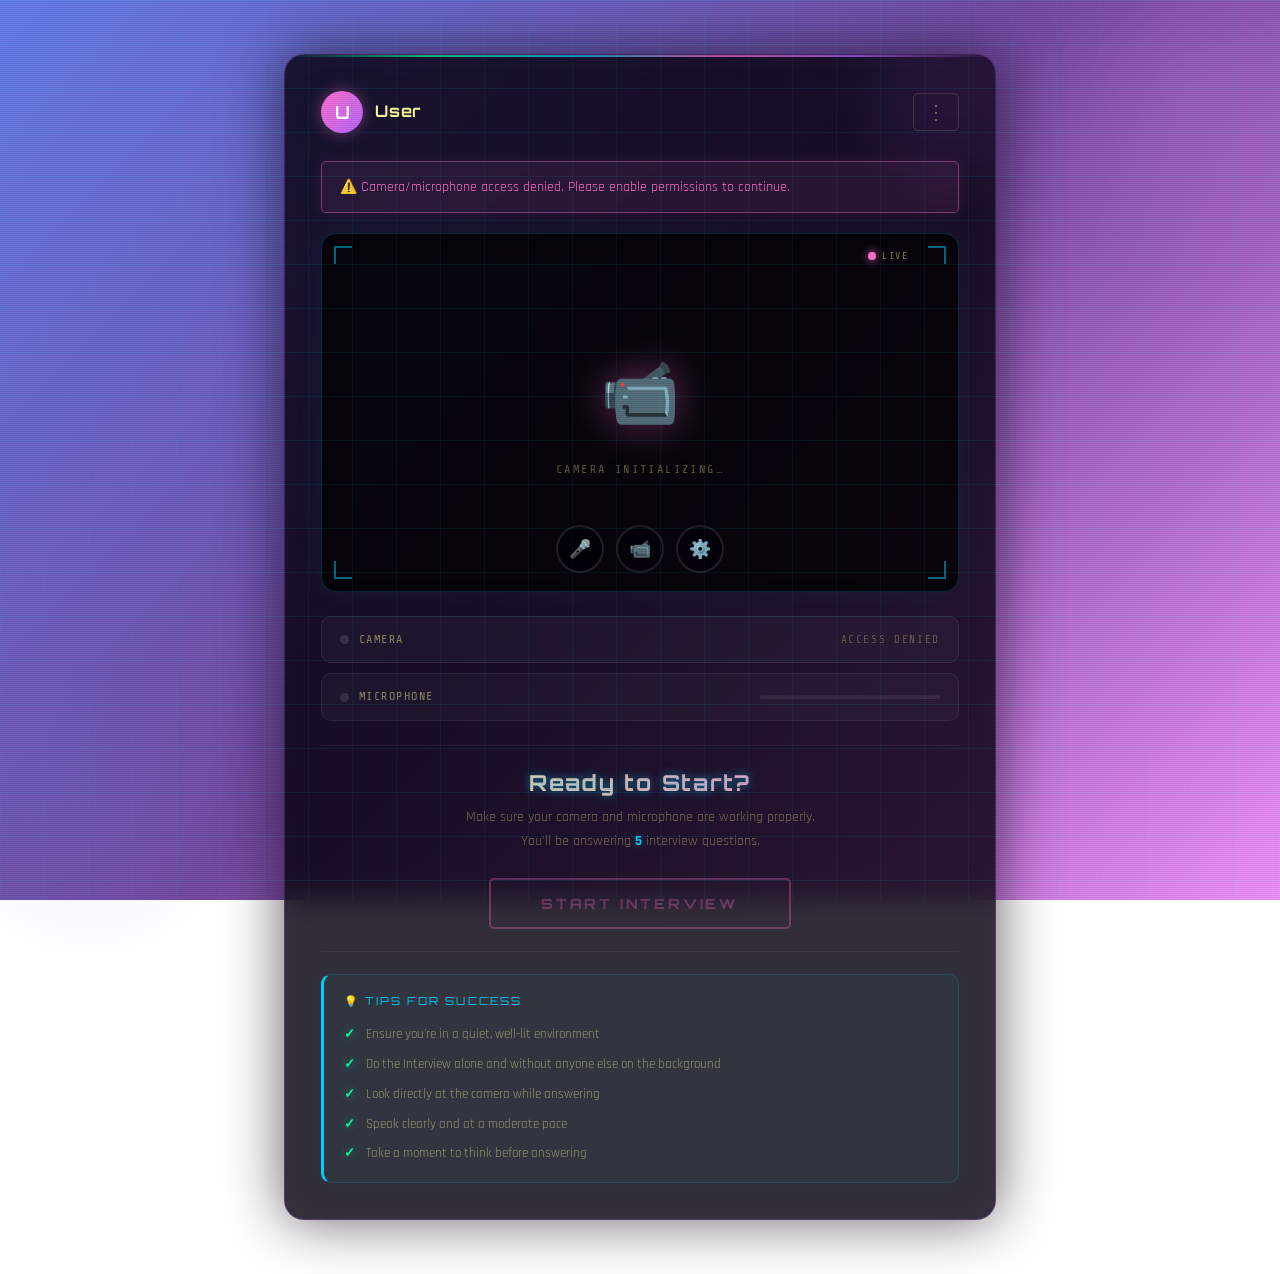
<file: Frontend/Pages/interview_test.html>
<!DOCTYPE html>
<html lang="en">
<head>
    <meta charset="UTF-8">
    <meta name="viewport" content="width=device-width, initial-scale=1.0">
    <title>Audio/Video Test - AIRA</title>
    <link rel="stylesheet" href="../Components/theme.css">
    <style>
        body {
            background: linear-gradient(135deg, #667eea 0%, #764ba2 50%, #f093fb 100%);
            background-attachment: fixed;
            min-height: 100vh;
            display: flex;
            align-items: center;
            justify-content: center;
            overflow-x: hidden;
            padding: 30px 20px;
        }

        /* Scanlines */
        body::before {
            content: '';
            position: fixed;
            inset: 0;
            background: repeating-linear-gradient(
                0deg,
                rgba(0,0,0,0.15), rgba(0,0,0,0.15) 1px,
                transparent 1px, transparent 2px
            );
            pointer-events: none;
            z-index: 999;
            opacity: 0.5;
        }

        /* Grid mesh */
        body::after {
            content: '';
            position: fixed;
            inset: 0;
            background-image:
                linear-gradient(rgba(1,205,254,0.07) 1px, transparent 1px),
                linear-gradient(90deg, rgba(1,205,254,0.07) 1px, transparent 1px);
            background-size: 44px 44px;
            pointer-events: none;
            z-index: 998;
        }

        .blob { position: fixed; border-radius: 50%; pointer-events: none; z-index: 0; }
        .blob-1 { top: -120px; right: -120px; width: 420px; height: 420px;
            background: radial-gradient(circle, rgba(240,147,251,0.14) 0%, transparent 65%); }
        .blob-2 { bottom: -80px; left: -80px; width: 340px; height: 340px;
            background: radial-gradient(circle, rgba(102,126,234,0.13) 0%, transparent 65%); }

        /* ── MAIN CARD ── */
        .container { max-width: 760px; width: 100%; position: relative; z-index: 10; }

        .test-card {
            background: rgba(5,1,13,0.82);
            backdrop-filter: blur(14px);
            border: 1px solid rgba(185,103,255,0.25);
            border-radius: var(--radius-xl);
            padding: 36px;
            box-shadow:
                0 0 60px rgba(0,0,0,0.6),
                0 0 30px rgba(185,103,255,0.08),
                inset 0 0 40px rgba(185,103,255,0.04);
            position: relative;
            overflow: hidden;
            animation: slideUp 0.55s ease-out both;
        }

        /* Rainbow top accent line */
        .test-card::before {
            content: '';
            position: absolute;
            top: 0; left: 0; right: 0; height: 2px;
            background: linear-gradient(90deg, transparent, var(--accent), var(--secondary), var(--primary), var(--purple), transparent);
            opacity: 0.7;
        }

        /* Corner glow */
        .test-card::after {
            content: '';
            position: absolute;
            top: -80px; right: -80px;
            width: 240px; height: 240px;
            border-radius: 50%;
            background: radial-gradient(circle, rgba(185,103,255,0.1) 0%, transparent 70%);
            pointer-events: none;
        }

        @keyframes slideUp {
            from { opacity: 0; transform: translateY(28px); }
            to   { opacity: 1; transform: translateY(0); }
        }

        /* ── HEADER ── */
        .header {
            display: flex;
            justify-content: space-between;
            align-items: center;
            margin-bottom: 28px;
        }

        .user-info { display: flex; align-items: center; gap: 12px; }

        .user-avatar {
            width: 42px; height: 42px;
            background: linear-gradient(135deg, var(--primary), var(--purple));
            border-radius: 50%;
            display: flex; align-items: center; justify-content: center;
            font-family: var(--font-display);
            font-size: 18px; font-weight: 700;
            color: white;
            box-shadow: 0 0 15px rgba(255,113,206,0.4);
        }

        .user-name {
            font-family: var(--font-display);
            font-size: 16px; font-weight: 700;
            color: var(--text); letter-spacing: 0.05em;
        }

        .menu-btn {
            background: transparent;
            border: 1px solid rgba(255,251,150,0.15);
            color: rgba(255,251,150,0.4);
            font-size: 20px; cursor: pointer;
            padding: 6px 12px;
            border-radius: var(--radius-sm);
            transition: all 0.2s;
        }
        .menu-btn:hover { color: var(--text); border-color: rgba(255,251,150,0.4); }

        /* ── ERROR ── */
        .error-message {
            background: rgba(255,113,206,0.08);
            border: 1px solid rgba(255,113,206,0.4);
            color: var(--primary);
            padding: 14px 18px;
            border-radius: var(--radius-sm);
            margin-bottom: 20px;
            display: none;
            font-size: 14px;
            box-shadow: 0 0 15px rgba(255,113,206,0.1);
        }
        .error-message.show { display: block; }

        /* ── VIDEO PREVIEW ── */
        .video-preview {
            position: relative;
            width: 100%; aspect-ratio: 16/9;
            background: rgba(0,0,0,0.7);
            border: 1px solid rgba(1,205,254,0.2);
            border-radius: var(--radius-lg);
            overflow: hidden;
            margin-bottom: 24px;
            box-shadow: 0 0 30px rgba(1,205,254,0.05), inset 0 0 30px rgba(0,0,0,0.4);
        }

        /* Corner brackets */
        .vc { position: absolute; width: 18px; height: 18px; border-color: rgba(1,205,254,0.5); border-style: solid; z-index: 3; }
        .vc.tl { top: 12px; left: 12px;   border-width: 2px 0 0 2px; }
        .vc.tr { top: 12px; right: 12px;  border-width: 2px 2px 0 0; }
        .vc.bl { bottom: 12px; left: 12px;  border-width: 0 0 2px 2px; }
        .vc.br { bottom: 12px; right: 12px; border-width: 0 2px 2px 0; }

        /* REC dot */
        .rec-dot {
            position: absolute; top: 14px; right: 50px;
            display: flex; align-items: center; gap: 6px;
            z-index: 3;
            font-family: var(--font-mono); font-size: 10px; letter-spacing: 0.15em;
            color: rgba(255,251,150,0.5);
        }
        .rec-dot::before {
            content: '';
            width: 8px; height: 8px; border-radius: 50%;
            background: var(--primary);
            box-shadow: 0 0 8px var(--primary);
            animation: recBlink 1.4s ease-in-out infinite;
        }
        @keyframes recBlink { 0%,100%{opacity:1;} 50%{opacity:0.3;} }

        #videoElement { width: 100%; height: 100%; object-fit: cover; }

        .video-placeholder {
            position: absolute; inset: 0;
            display: flex; flex-direction: column;
            align-items: center; justify-content: center; gap: 12px;
        }
        .vp-icon {
            font-size: 64px;
            filter: drop-shadow(0 0 20px rgba(255,113,206,0.4));
            animation: floatIcon 3s ease-in-out infinite;
        }
        @keyframes floatIcon { 0%,100%{transform:translateY(0);} 50%{transform:translateY(-8px);} }
        .video-placeholder p {
            font-family: var(--font-mono); font-size: 12px;
            letter-spacing: 0.2em; color: rgba(255,251,150,0.35);
            text-transform: uppercase;
        }

        /* Controls bar */
        .controls-bar {
            position: absolute; bottom: 18px; left: 50%;
            transform: translateX(-50%);
            display: flex; gap: 12px; z-index: 4;
        }
        .control-btn {
            width: 48px; height: 48px; border-radius: 50%;
            border: 2px solid rgba(255,255,255,0.12);
            background: rgba(5,1,13,0.75);
            backdrop-filter: blur(10px);
            color: white; font-size: 18px; cursor: pointer;
            transition: all 0.25s ease;
            display: flex; align-items: center; justify-content: center;
        }
        .control-btn:hover {
            border-color: var(--secondary);
            box-shadow: 0 0 15px rgba(1,205,254,0.35);
            transform: scale(1.1);
        }
        .control-btn.active {
            background: rgba(255,113,206,0.2);
            border-color: var(--primary);
            box-shadow: 0 0 15px rgba(255,113,206,0.4);
        }

        /* ── STATUS ── */
        .status-section {
            display: flex; flex-direction: column; gap: 10px; margin-bottom: 24px;
        }
        .status-item {
            display: flex; align-items: center; justify-content: space-between;
            padding: 13px 18px;
            background: rgba(255,255,255,0.03);
            border: 1px solid rgba(255,255,255,0.07);
            border-radius: 10px;
            transition: border-color 0.3s;
        }
        .status-item:hover { border-color: rgba(185,103,255,0.2); }

        .status-label {
            display: flex; align-items: center; gap: 10px;
            font-family: var(--font-mono); font-size: 12px;
            letter-spacing: 0.12em; text-transform: uppercase;
            color: rgba(255,251,150,0.5);
        }
        .status-indicator {
            width: 9px; height: 9px; border-radius: 50%;
            background: rgba(255,255,255,0.12);
            flex-shrink: 0; transition: all 0.4s;
        }
        .status-indicator.active {
            background: var(--accent);
            box-shadow: 0 0 10px var(--accent);
            animation: statusPulse 2s ease-in-out infinite;
        }
        @keyframes statusPulse { 0%,100%{opacity:1;} 50%{opacity:0.45;} }

        #cameraStatusText {
            font-family: var(--font-mono); font-size: 11px;
            letter-spacing: 0.15em; text-transform: uppercase;
            color: rgba(255,251,150,0.3);
        }

        /* Audio meter */
        .audio-meter {
            width: 180px; height: 4px;
            background: rgba(255,255,255,0.08);
            border-radius: 3px; overflow: hidden;
        }
        .audio-level {
            height: 100%; width: 0%;
            background: linear-gradient(90deg, var(--accent), var(--secondary));
            transition: width 0.1s ease;
            box-shadow: 0 0 8px rgba(5,255,161,0.4);
            border-radius: 3px;
        }

        /* ── READY SECTION ── */
        .ready-section {
            text-align: center;
            padding: 24px 0 22px;
            border-top: 1px solid rgba(255,255,255,0.06);
            border-bottom: 1px solid rgba(255,255,255,0.06);
            margin-bottom: 22px;
        }
        .ready-title {
            font-family: var(--font-display);
            font-size: 22px; font-weight: 700; letter-spacing: 0.08em;
            background: linear-gradient(90deg, var(--text), var(--primary));
            -webkit-background-clip: text; -webkit-text-fill-color: transparent;
            background-clip: text; margin-bottom: 10px;
        }
        .ready-description {
            font-size: 14px; color: rgba(255,251,150,0.4);
            line-height: 1.7; margin-bottom: 24px;
        }
        .ready-description strong {
            color: var(--secondary); -webkit-text-fill-color: var(--secondary);
            text-shadow: 0 0 10px rgba(1,205,254,0.4);
        }

        /* ── START BUTTON ── */
        .start-btn {
            padding: 15px 50px;
            font-family: var(--font-display);
            font-size: 14px; font-weight: 700;
            letter-spacing: 0.2em; text-transform: uppercase;
            border: 2px solid var(--primary);
            background: transparent; color: var(--primary);
            border-radius: var(--radius-sm);
            cursor: pointer; position: relative; overflow: hidden;
            transition: all 0.3s ease;
            box-shadow: 0 0 15px rgba(255,113,206,0.3), inset 0 0 15px rgba(255,113,206,0.07);
        }
        .start-btn::before {
            content: '';
            position: absolute; top: 50%; left: 50%;
            width: 0; height: 0; border-radius: 50%;
            background: rgba(255,113,206,0.25);
            transform: translate(-50%,-50%);
            transition: width 0.5s, height 0.5s;
        }
        .start-btn:hover::before { width: 500px; height: 500px; }
        .start-btn:hover {
            color: white; background: rgba(255,113,206,0.12);
            box-shadow: 0 0 30px rgba(255,113,206,0.65), inset 0 0 20px rgba(255,113,206,0.15);
            transform: scale(1.02);
        }
        .start-btn:disabled {
            opacity: 0.3; cursor: not-allowed;
            transform: none; box-shadow: none;
        }
        .start-btn:disabled::before { display: none; }

        /* ── TIPS ── */
        .tips-section {
            background: rgba(1,205,254,0.04);
            border: 1px solid rgba(1,205,254,0.15);
            border-left: 3px solid var(--secondary);
            padding: 18px 20px;
            border-radius: var(--radius-md);
            box-shadow: 0 0 20px rgba(1,205,254,0.04);
        }
        .tips-title {
            font-family: var(--font-display); font-size: 11px;
            letter-spacing: 0.2em; text-transform: uppercase;
            color: var(--secondary); margin-bottom: 14px;
            display: flex; align-items: center; gap: 8px;
        }
        .tips-list { list-style: none; display: flex; flex-direction: column; gap: 9px; }
        .tips-list li {
            font-size: 13px; color: rgba(255,251,150,0.5);
            padding-left: 22px; position: relative; line-height: 1.6;
        }
        .tips-list li::before {
            content: '✓'; position: absolute; left: 0;
            color: var(--accent); font-weight: 700;
            text-shadow: 0 0 8px rgba(5,255,161,0.5);
        }

        @media (max-width: 600px) {
            .test-card { padding: 22px 16px; }
            .audio-meter { width: 120px; }
        }
    </style>
</head>
<body>
    <div class="blob blob-1"></div>
    <div class="blob blob-2"></div>

    <div class="container">
        <div class="test-card">

            <div class="header">
                <div class="user-info">
                    <div class="user-avatar" id="userAvatar">V</div>
                    <div class="user-name" id="userName">User</div>
                </div>
                <button class="menu-btn">⋮</button>
            </div>

            <div class="error-message" id="errorMessage">
                ⚠️ Camera/microphone access denied. Please enable permissions to continue.
            </div>

            <div class="video-preview">
                <div class="vc tl"></div>
                <div class="vc tr"></div>
                <div class="vc bl"></div>
                <div class="vc br"></div>
                <div class="rec-dot">LIVE</div>

                <video id="videoElement" autoplay muted></video>

                <div class="video-placeholder" id="videoPlaceholder">
                    <div class="vp-icon">📹</div>
                    <p>Camera initializing…</p>
                </div>

                <div class="controls-bar">
                    <button class="control-btn" id="micBtn"      title="Toggle Microphone">🎤</button>
                    <button class="control-btn" id="cameraBtn"   title="Toggle Camera">📹</button>
                    <button class="control-btn" id="settingsBtn" title="Settings">⚙️</button>
                </div>
            </div>

            <div class="status-section">
                <div class="status-item">
                    <div class="status-label">
                        <span class="status-indicator" id="cameraStatus"></span>
                        Camera
                    </div>
                    <span id="cameraStatusText">Not detected</span>
                </div>
                <div class="status-item">
                    <div class="status-label">
                        <span class="status-indicator" id="micStatus"></span>
                        Microphone
                    </div>
                    <div class="audio-meter">
                        <div class="audio-level" id="audioLevel"></div>
                    </div>
                </div>
            </div>

            <div class="ready-section">
                <h2 class="ready-title">Ready to Start?</h2>
                <p class="ready-description">
                    Make sure your camera and microphone are working properly.<br>
                    You'll be answering <strong id="questionCount">5</strong> interview questions.
                </p>
                <button class="start-btn" id="startInterviewBtn" disabled>
                    Start Interview
                </button>
            </div>

            <div class="tips-section">
                <div class="tips-title">💡 Tips for Success</div>
                <ul class="tips-list">
                    <li>Ensure you're in a quiet, well-lit environment</li>
                    <li>Do the Interview alone and without anyone else on the background</li>
                    <li>Look directly at the camera while answering</li>
                    <li>Speak clearly and at a moderate pace</li>
                    <li>Take a moment to think before answering</li>
                </ul>
            </div>

        </div>
    </div>

    <script>
        let stream = null, audioContext = null, analyser = null;
        let micEnabled = true, cameraEnabled = true;

        document.addEventListener('DOMContentLoaded', () => {
            const username = localStorage.getItem('aira_user') || sessionStorage.getItem('aira_user') || 'User';
            document.getElementById('userName').textContent = username;
            document.getElementById('userAvatar').textContent = username.charAt(0).toUpperCase();

            const settings = JSON.parse(sessionStorage.getItem('interviewPreferences') || '{}');
            if (settings.numQuestions) document.getElementById('questionCount').textContent = settings.numQuestions;

            initializeMedia();
        });

        async function initializeMedia() {
            try {
                stream = await navigator.mediaDevices.getUserMedia({
                    video: { width: { ideal: 1280 }, height: { ideal: 720 } },
                    audio: true
                });
                const vid = document.getElementById('videoElement');
                vid.srcObject = stream;
                document.getElementById('videoPlaceholder').style.display = 'none';
                document.getElementById('cameraStatus').classList.add('active');
                document.getElementById('micStatus').classList.add('active');
                document.getElementById('cameraStatusText').textContent = 'Working';
                document.getElementById('startInterviewBtn').disabled = false;
                setupAudioVisualization();
            } catch (err) {
                document.getElementById('errorMessage').classList.add('show');
                document.getElementById('cameraStatusText').textContent = 'Access denied';
            }
        }

        function setupAudioVisualization() {
            audioContext = new (window.AudioContext || window.webkitAudioContext)();
            analyser = audioContext.createAnalyser();
            audioContext.createMediaStreamSource(stream).connect(analyser);
            analyser.fftSize = 256;
            const data = new Uint8Array(analyser.frequencyBinCount);
            (function tick() {
                analyser.getByteFrequencyData(data);
                const avg = data.reduce((a,b) => a+b) / data.length;
                document.getElementById('audioLevel').style.width = (avg / 255 * 100) + '%';
                requestAnimationFrame(tick);
            })();
        }

        document.getElementById('micBtn').addEventListener('click', () => {
            micEnabled = !micEnabled;
            stream.getAudioTracks().forEach(t => t.enabled = micEnabled);
            const btn = document.getElementById('micBtn');
            btn.classList.toggle('active', !micEnabled);
            btn.textContent = micEnabled ? '🎤' : '🔇';
        });

        document.getElementById('cameraBtn').addEventListener('click', () => {
            cameraEnabled = !cameraEnabled;
            stream.getVideoTracks().forEach(t => t.enabled = cameraEnabled);
            const btn = document.getElementById('cameraBtn');
            btn.classList.toggle('active', !cameraEnabled);
            btn.textContent = cameraEnabled ? '📹' : '🚫';
            document.getElementById('videoPlaceholder').style.display = cameraEnabled ? 'none' : 'flex';
        });

        document.getElementById('startInterviewBtn').addEventListener('click', () => {
            sessionStorage.setItem('mediaReady', 'true');
            window.location.href = 'interview.html';
        });

        window.addEventListener('beforeunload', () => {
            if (stream) stream.getTracks().forEach(t => t.stop());
            if (audioContext) audioContext.close();
        });
    </script>
</body>
</html>
</file>
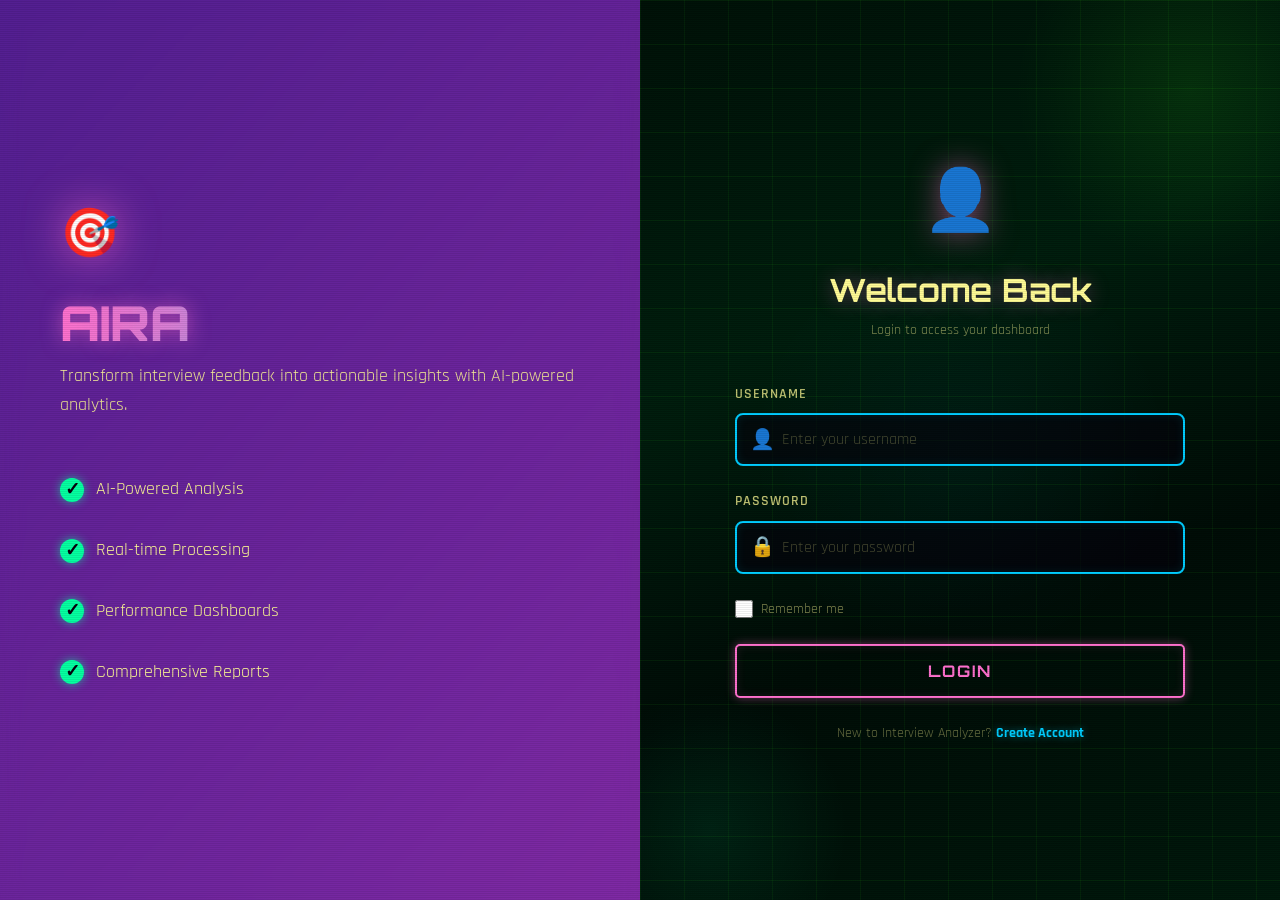
<file: Frontend/Pages/Login.html>
<!DOCTYPE html>
<html lang="en">
<head>
    <meta charset="UTF-8">
    <meta name="viewport" content="width=device-width, initial-scale=1.0">
    <title>Login - AIRA</title>
    <link rel="stylesheet" href="../Components/theme.css">
    <style>
        body {
            background: linear-gradient(135deg, #4a148c 0%, #6a1b9a 50%, #8e24aa 100%);
            overflow: hidden;
        }

        .grid-bg {
            display: none;
        }

        .login-wrapper {
            display: grid;
            grid-template-columns: 1fr 1fr;
            min-height: 100vh;
            max-height: 100vh;
        }

        /* LEFT SIDE - Features */
        .features-side {
            display: flex;
            flex-direction: column;
            justify-content: center;
            padding: 60px;
            background: rgba(255, 255, 255, 0.05);
            backdrop-filter: blur(10px);
        }

        .brand-section {
            margin-bottom: 40px;
        }

        .brand-icon {
            font-size: 48px;
            margin-bottom: 20px;
            filter: drop-shadow(0 0 20px rgba(255, 113, 206, 0.6));
        }

        .brand-title {
            font-family: var(--font-display);
            font-size: 48px;
            font-weight: 900;
            background: var(--gradient-primary);
            -webkit-background-clip: text;
            -webkit-text-fill-color: transparent;
            background-clip: text;
            margin-bottom: 10px;
        }

        .brand-tagline {
            font-size: 18px;
            color: rgba(255, 251, 150, 0.9);
            line-height: 1.6;
        }

        .features-list {
            list-style: none;
        }

        .features-list li {
            padding: 16px 0;
            font-size: 18px;
            color: var(--text);
            display: flex;
            align-items: center;
            gap: 12px;
        }

        .features-list li::before {
            content: '✓';
            display: inline-block;
            width: 24px;
            height: 24px;
            background: var(--accent);
            border-radius: 50%;
            text-align: center;
            line-height: 24px;
            color: var(--dark);
            font-weight: 900;
            box-shadow: 0 0 10px rgba(5, 255, 161, 0.6);
        }

        /* RIGHT SIDE - Form */
        .form-side {
            display: flex;
            align-items: center;
            justify-content: center;
            padding: 40px;
            background: linear-gradient(160deg,
                #001208 0%,
                #001f0e 35%,
                #000d07 65%,
                #001a0c 100%
            );
            position: relative;
            overflow: hidden;
        }

        /* Scanline CRT overlay */
        .form-side::before {
            content: '';
            position: absolute;
            inset: 0;
            background: repeating-linear-gradient(
                0deg,
                rgba(0, 0, 0, 0.2),
                rgba(0, 0, 0, 0.2) 1px,
                transparent 1px,
                transparent 2px
            );
            pointer-events: none;
            z-index: 1;
            opacity: 0.6;
        }

        /* Neon green perspective grid */
        .form-side::after {
            content: '';
            position: absolute;
            inset: 0;
            background-image:
                linear-gradient(rgba(57, 255, 20, 0.06) 1px, transparent 1px),
                linear-gradient(90deg, rgba(57, 255, 20, 0.06) 1px, transparent 1px);
            background-size: 44px 44px;
            pointer-events: none;
            z-index: 1;
        }

        /* Neon glow blobs */
        .glow-blob-1 {
            position: absolute;
            top: -100px; right: -100px;
            width: 380px; height: 380px;
            border-radius: 50%;
            background: radial-gradient(circle, rgba(57, 255, 20, 0.1) 0%, transparent 65%);
            pointer-events: none;
            z-index: 1;
        }

        .glow-blob-2 {
            position: absolute;
            bottom: -80px; left: -80px;
            width: 300px; height: 300px;
            border-radius: 50%;
            background: radial-gradient(circle, rgba(5, 255, 161, 0.08) 0%, transparent 65%);
            pointer-events: none;
            z-index: 1;
        }

        .glow-blob-3 {
            position: absolute;
            top: 50%; left: 50%;
            transform: translate(-50%, -50%);
            width: 500px; height: 500px;
            border-radius: 50%;
            background: radial-gradient(circle, rgba(1, 205, 254, 0.04) 0%, transparent 60%);
            pointer-events: none;
            z-index: 1;
        }

        .form-container {
            position: relative;
            z-index: 2;
            width: 100%;
            max-width: 450px;
        }

        .form-header {
            text-align: center;
            margin-bottom: 40px;
        }

        .form-icon {
            font-size: 60px;
            margin-bottom: 20px;
            filter: drop-shadow(0 0 15px rgba(255, 113, 206, 0.5));
        }

        .form-title {
            font-family: var(--font-display);
            font-size: 32px;
            color: var(--text);
            margin-bottom: 8px;
            text-shadow: 0 0 20px rgba(255, 113, 206, 0.4);
        }

        .form-subtitle {
            font-size: 14px;
            color: rgba(255, 251, 150, 0.5);
        }

        .form-group {
            margin-bottom: 24px;
        }

        .form-label {
            display: block;
            font-size: 14px;
            font-weight: 600;
            color: rgba(255, 251, 150, 0.75);
            margin-bottom: 8px;
            letter-spacing: 1px;
            text-transform: uppercase;
        }

        .input-wrapper {
            position: relative;
        }

        .input-icon {
            position: absolute;
            left: 15px;
            top: 50%;
            transform: translateY(-50%);
            font-size: 20px;
        }

        .form-input {
            width: 100%;
            padding: 14px 14px 14px 45px;
            border: 2px solid var(--secondary);
            border-radius: 8px;
            font-size: 16px;
            color: var(--text);
            background: rgba(5, 1, 13, 0.6);
            transition: all 0.3s ease;
            font-family: var(--font-body);
            box-shadow: inset 0 0 10px rgba(1, 205, 254, 0.1);
        }

        .form-input:focus {
            outline: none;
            border-color: var(--primary);
            background: rgba(5, 1, 13, 0.8);
            box-shadow:
                0 0 20px rgba(255, 113, 206, 0.5),
                inset 0 0 10px rgba(255, 113, 206, 0.2);
        }

        .form-input::placeholder {
            color: rgba(255, 251, 150, 0.25);
        }

        .remember-row {
            display: flex;
            align-items: center;
            margin-bottom: 24px;
        }

        .remember-row input[type="checkbox"] {
            margin-right: 8px;
            width: 18px;
            height: 18px;
            cursor: pointer;
            accent-color: var(--primary);
        }

        .remember-row label {
            font-size: 14px;
            color: rgba(255, 251, 150, 0.5);
            cursor: pointer;
        }

        /* ── NEON SUBMIT BUTTON (from theme.css) ── */
        .submit-btn {
            width: 100%;
            padding: 15px 40px;
            border: 2px solid var(--primary);
            background: transparent;
            color: var(--primary);
            font-size: 16px;
            font-weight: 700;
            font-family: var(--font-display);
            text-transform: uppercase;
            letter-spacing: 2px;
            cursor: pointer;
            border-radius: var(--radius-sm);
            position: relative;
            overflow: hidden;
            transition: all 0.3s ease;
            box-shadow:
                0 0 10px rgba(255, 113, 206, 0.4),
                inset 0 0 10px rgba(255, 113, 206, 0.1);
        }

        .submit-btn::before {
            content: '';
            position: absolute;
            top: 50%;
            left: 50%;
            width: 0;
            height: 0;
            border-radius: 50%;
            background: rgba(255, 113, 206, 0.3);
            transform: translate(-50%, -50%);
            transition: width 0.5s, height 0.5s;
        }

        .submit-btn:hover::before {
            width: 500px;
            height: 500px;
        }

        .submit-btn:hover {
            color: var(--white);
            background: rgba(255, 113, 206, 0.2);
            box-shadow:
                0 0 20px rgba(255, 113, 206, 0.8),
                inset 0 0 20px rgba(255, 113, 206, 0.3);
            transform: scale(1.02);
        }

        .form-footer {
            text-align: center;
            margin-top: 24px;
            font-size: 14px;
            color: rgba(255, 251, 150, 0.4);
        }

        .form-footer a {
            color: var(--secondary);
            text-decoration: none;
            font-weight: 700;
            transition: all 0.3s ease;
            text-shadow: 0 0 8px rgba(1, 205, 254, 0.4);
        }

        .form-footer a:hover {
            color: var(--primary);
            text-shadow: 0 0 12px rgba(255, 113, 206, 0.6);
        }

        @media (max-width: 968px) {
            .login-wrapper {
                grid-template-columns: 1fr;
            }

            .features-side {
                display: none;
            }

            .form-side {
                background: linear-gradient(160deg, #001208 0%, #001f0e 50%, #000d07 100%);
            }

            .form-container {
                background: rgba(5, 1, 13, 0.85);
                padding: 40px;
                border-radius: 20px;
                border: 1px solid rgba(1, 205, 254, 0.2);
                box-shadow: 0 0 40px rgba(255, 113, 206, 0.15);
            }
        }
    </style>
</head>
<body>
    <div class="login-wrapper">
        <!-- LEFT SIDE - Features -->
        <div class="features-side">
            <div class="brand-section">
                <div class="brand-icon">🎯</div>
                <h1 class="brand-title">AIRA</h1>
                <p class="brand-tagline">
                    Transform interview feedback into actionable insights with AI-powered analytics.
                </p>
            </div>

            <ul class="features-list">
                <li>AI-Powered Analysis</li>
                <li>Real-time Processing</li>
                <li>Performance Dashboards</li>
                <li>Comprehensive Reports</li>
            </ul>
        </div>

        <!-- RIGHT SIDE - Form -->
        <div class="form-side">
            <div class="glow-blob-1"></div>
            <div class="glow-blob-2"></div>
            <div class="glow-blob-3"></div>
            <div class="form-container">
                <div class="form-header">
                    <div class="form-icon">👤</div>
                    <h2 class="form-title">Welcome Back</h2>
                    <p class="form-subtitle">Login to access your dashboard</p>
                </div>

                <form id="loginForm">
                    <div class="form-group">
                        <label class="form-label">Username</label>
                        <div class="input-wrapper">
                            <span class="input-icon">👤</span>
                            <input 
                                type="text" 
                                id="username" 
                                class="form-input" 
                                placeholder="Enter your username" 
                                required
                                autocomplete="username"
                            >
                        </div>
                    </div>

                    <div class="form-group">
                        <label class="form-label">Password</label>
                        <div class="input-wrapper">
                            <span class="input-icon">🔒</span>
                            <input 
                                type="password" 
                                id="password" 
                                class="form-input" 
                                placeholder="Enter your password" 
                                required
                                autocomplete="current-password"
                            >
                        </div>
                    </div>

                    <div class="remember-row">
                        <input type="checkbox" id="rememberMe">
                        <label for="rememberMe">Remember me</label>
                    </div>

                    <button type="submit" class="submit-btn">Login</button>
                </form>

                <div class="form-footer">
                    New to Interview Analyzer? 
                    <a href="Register.html">Create Account</a>
                </div>
            </div>
        </div>
    </div>

    <div id="message" class="message" style="
        position: fixed;
        top: 20px;
        left: 50%;
        transform: translateX(-50%);
        z-index: 9999;
        display: none;
        min-width: 300px;
    "></div>

    <script src="../Assets/js/auth.js"></script>
</body>
</html>
</file>
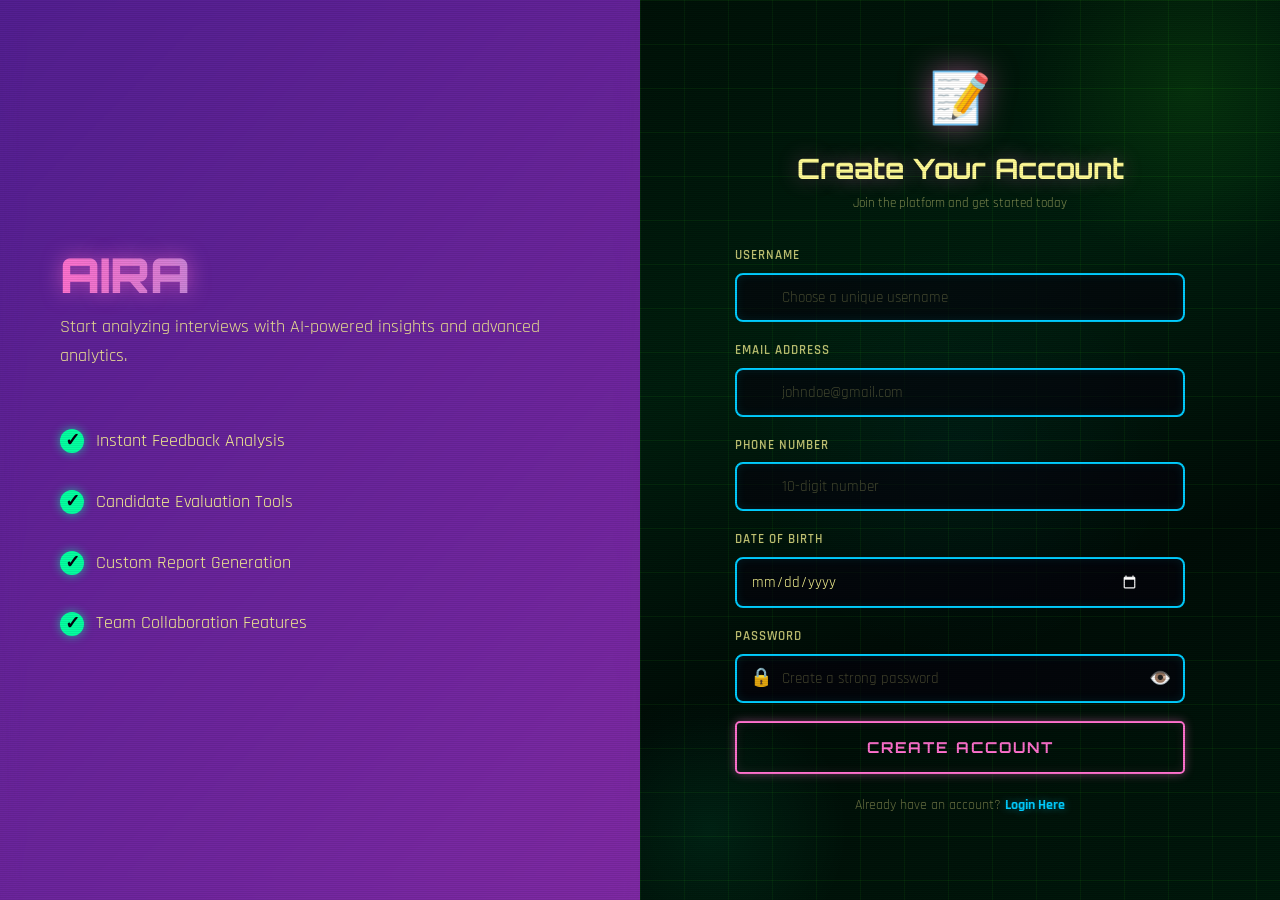
<file: Frontend/Pages/register.html>
<!DOCTYPE html>
<html lang="en">
<head>
    <meta charset="UTF-8">
    <meta name="viewport" content="width=device-width, initial-scale=1.0">
    <title>Register - AIRA</title>
    <link rel="stylesheet" href="../Components/theme.css">
    <style>
        body {
            background: linear-gradient(135deg, #4a148c 0%, #6a1b9a 50%, #8e24aa 100%);
            overflow-x: hidden;
            overflow-y: auto;
        }

        .grid-bg { display: none; }

        .login-wrapper {
            display: grid;
            grid-template-columns: 1fr 1fr;
            min-height: 100vh;
        }

        .features-side {
            display: flex;
            flex-direction: column;
            justify-content: center;
            padding: 60px;
            background: rgba(255, 255, 255, 0.05);
            backdrop-filter: blur(10px);
        }

        .brand-section { margin-bottom: 40px; }

        .brand-icon {
            font-size: 48px;
            margin-bottom: 20px;
            filter: drop-shadow(0 0 20px rgba(255, 113, 206, 0.6));
        }

        .brand-title {
            font-family: var(--font-display);
            font-size: 48px;
            font-weight: 900;
            background: var(--gradient-primary);
            -webkit-background-clip: text;
            -webkit-text-fill-color: transparent;
            background-clip: text;
            margin-bottom: 10px;
        }

        .brand-tagline {
            font-size: 18px;
            color: rgba(255, 251, 150, 0.9);
            line-height: 1.6;
        }

        .features-list { list-style: none; }

        .features-list li {
            padding: 16px 0;
            font-size: 18px;
            color: var(--text);
            display: flex;
            align-items: center;
            gap: 12px;
        }

        .features-list li::before {
            content: '✓';
            display: inline-block;
            width: 24px;
            height: 24px;
            background: var(--accent);
            border-radius: 50%;
            text-align: center;
            line-height: 24px;
            color: var(--dark);
            font-weight: 900;
            box-shadow: 0 0 10px rgba(5, 255, 161, 0.6);
            flex-shrink: 0;
        }

        .form-side {
            display: flex;
            align-items: flex-start;
            justify-content: center;
            padding: 60px 40px;
            min-height: 100vh;
            background: linear-gradient(160deg, #001208 0%, #001f0e 35%, #000d07 65%, #001a0c 100%);
            position: relative;
            overflow-x: hidden;
            overflow-y: auto;
        }

        .form-side::before {
            content: '';
            position: absolute;
            inset: 0;
            background: repeating-linear-gradient(
                0deg,
                rgba(0, 0, 0, 0.2),
                rgba(0, 0, 0, 0.2) 1px,
                transparent 1px,
                transparent 2px
            );
            pointer-events: none;
            z-index: 1;
            opacity: 0.6;
        }

        .form-side::after {
            content: '';
            position: absolute;
            inset: 0;
            background-image:
                linear-gradient(rgba(57, 255, 20, 0.06) 1px, transparent 1px),
                linear-gradient(90deg, rgba(57, 255, 20, 0.06) 1px, transparent 1px);
            background-size: 44px 44px;
            pointer-events: none;
            z-index: 1;
        }

        .glow-blob-1 {
            position: absolute;
            top: -100px; right: -100px;
            width: 380px; height: 380px;
            border-radius: 50%;
            background: radial-gradient(circle, rgba(57, 255, 20, 0.1) 0%, transparent 65%);
            pointer-events: none;
            z-index: 1;
        }

        .glow-blob-2 {
            position: absolute;
            bottom: -80px; left: -80px;
            width: 300px; height: 300px;
            border-radius: 50%;
            background: radial-gradient(circle, rgba(5, 255, 161, 0.08) 0%, transparent 65%);
            pointer-events: none;
            z-index: 1;
        }

        .glow-blob-3 {
            position: absolute;
            top: 50%; left: 50%;
            transform: translate(-50%, -50%);
            width: 500px; height: 500px;
            border-radius: 50%;
            background: radial-gradient(circle, rgba(1, 205, 254, 0.04) 0%, transparent 60%);
            pointer-events: none;
            z-index: 1;
        }

        .form-container {
            position: relative;
            z-index: 2;
            width: 100%;
            max-width: 450px;
        }

        .form-header {
            text-align: center;
            margin-bottom: 30px;
        }

        .form-icon {
            font-size: 50px;
            margin-bottom: 12px;
            filter: drop-shadow(0 0 15px rgba(255, 113, 206, 0.5));
        }

        .form-title {
            font-family: var(--font-display);
            font-size: 28px;
            color: var(--text);
            margin-bottom: 6px;
            text-shadow: 0 0 20px rgba(255, 113, 206, 0.4);
        }

        .form-subtitle {
            font-size: 13px;
            color: rgba(255, 251, 150, 0.5);
        }

        .form-group { margin-bottom: 18px; }

        .form-group label {
            display: block;
            font-size: 13px;
            font-weight: 600;
            color: rgba(255, 251, 150, 0.75);
            margin-bottom: 7px;
            letter-spacing: 1px;
            text-transform: uppercase;
        }

        .input-container { position: relative; }

        .field-icon {
            position: absolute;
            left: 15px;
            top: 50%;
            transform: translateY(-50%);
            font-size: 18px;
            pointer-events: none;
            z-index: 1;
        }

        /* ✅ Eye toggle button */
        .toggle-password {
            position: absolute;
            right: 14px;
            top: 50%;
            transform: translateY(-50%);
            background: none;
            border: none;
            cursor: pointer;
            font-size: 18px;
            z-index: 2;
            padding: 0;
            line-height: 1;
        }

        .input-container input {
            width: 100%;
            padding: 13px 44px 13px 45px;
            border: 2px solid var(--secondary);
            border-radius: 8px;
            font-size: 15px;
            color: var(--text);
            background: rgba(5, 1, 13, 0.6);
            transition: all 0.3s ease;
            font-family: var(--font-body);
            box-shadow: inset 0 0 10px rgba(1, 205, 254, 0.1);
            box-sizing: border-box;
        }

        .input-container input::placeholder { color: rgba(255, 251, 150, 0.25); }

        .input-container input:focus {
            outline: none;
            border-color: var(--primary);
            background: rgba(5, 1, 13, 0.8);
            box-shadow:
                0 0 20px rgba(255, 113, 206, 0.5),
                inset 0 0 10px rgba(255, 113, 206, 0.2);
        }

        input[type="date"] {
            padding-left: 14px !important;
            color-scheme: dark;
        }

        /* ✅ Fixed submit button - no overflow */
        .submit-btn {
            width: 100%;
            padding: 15px 40px;
            border: 2px solid var(--primary);
            background: transparent;
            color: var(--primary);
            font-size: 15px;
            font-weight: 700;
            font-family: var(--font-display);
            text-transform: uppercase;
            letter-spacing: 2px;
            cursor: pointer;
            border-radius: var(--radius-sm);
            position: relative;
            overflow: hidden;
            transition: all 0.3s ease;
            box-shadow:
                0 0 10px rgba(255, 113, 206, 0.4),
                inset 0 0 10px rgba(255, 113, 206, 0.1);
            box-sizing: border-box;
        }

        .submit-btn::before {
            content: '';
            position: absolute;
            top: 50%;
            left: 50%;
            width: 0;
            height: 0;
            border-radius: 50%;
            background: rgba(255, 113, 206, 0.3);
            transform: translate(-50%, -50%);
            transition: width 0.5s, height 0.5s;
        }

        .submit-btn:hover::before { width: 600px; height: 600px; }

        .submit-btn:hover {
            color: var(--white);
            background: rgba(255, 113, 206, 0.2);
            box-shadow:
                0 0 20px rgba(255, 113, 206, 0.8),
                inset 0 0 20px rgba(255, 113, 206, 0.3);
            transform: scale(1.02);
        }

        .form-footer {
            text-align: center;
            margin-top: 20px;
            font-size: 14px;
            color: rgba(255, 251, 150, 0.4);
        }

        .form-footer a {
            color: var(--secondary);
            text-decoration: none;
            font-weight: 700;
            transition: all 0.3s ease;
            text-shadow: 0 0 8px rgba(1, 205, 254, 0.4);
        }

        .form-footer a:hover {
            color: var(--primary);
            text-shadow: 0 0 12px rgba(255, 113, 206, 0.6);
        }

        @media (max-width: 968px) {
            .login-wrapper { grid-template-columns: 1fr; }
            .features-side { display: none; }
            .form-side { background: linear-gradient(160deg, #001208 0%, #001f0e 50%, #000d07 100%); }
            .form-container {
                background: rgba(5, 1, 13, 0.85);
                padding: 30px;
                border-radius: 20px;
                border: 1px solid rgba(1, 205, 254, 0.2);
                box-shadow: 0 0 40px rgba(255, 113, 206, 0.15);
            }
        }
    </style>
</head>
<body>
    <div class="login-wrapper">

        <div class="features-side">
            <div class="brand-section">
                <h1 class="brand-title">AIRA</h1>
                <p class="brand-tagline">
                    Start analyzing interviews with AI-powered insights and advanced analytics.
                </p>
            </div>
            <ul class="features-list">
                <li>Instant Feedback Analysis</li>
                <li>Candidate Evaluation Tools</li>
                <li>Custom Report Generation</li>
                <li>Team Collaboration Features</li>
            </ul>
        </div>

        <div class="form-side">
            <div class="glow-blob-1"></div>
            <div class="glow-blob-2"></div>
            <div class="glow-blob-3"></div>

            <div class="form-container">
                <div class="form-header">
                    <div class="form-icon">📝</div>
                    <h2 class="form-title">Create Your Account</h2>
                    <p class="form-subtitle">Join the platform and get started today</p>
                </div>

                <form id="registerForm">

                    <div class="form-group">
                        <label>Username</label>
                        <div class="input-container">
                            <input type="text" id="reg-username" placeholder="Choose a unique username" required>
                        </div>
                    </div>

                    <div class="form-group">
                        <label>Email Address</label>
                        <div class="input-container">
                            <input type="email" id="email" placeholder="johndoe@gmail.com" required>
                        </div>
                    </div>

                    <div class="form-group">
                        <label>Phone Number</label>
                        <div class="input-container">
                            <input type="tel" id="phone" placeholder="10-digit number" required>
                        </div>
                    </div>

                    <div class="form-group">
                        <label>Date of Birth</label>
                        <div class="input-container">
                            <input type="date" id="dob">
                        </div>
                    </div>

                    <div class="form-group">
                        <label>Password</label>
                        <div class="input-container">
                            <span class="field-icon">🔒</span>
                            <input type="password" id="reg-password" placeholder="Create a strong password" required>

                            <button type="button" class="toggle-password" id="toggleRegPassword">👁️</button>
                        </div>
                    </div>

                    <button type="submit" class="submit-btn">Create Account</button>
                </form>

                <div class="form-footer">
                    Already have an account?
                    <a href="Login.html?dir=left">Login Here</a>
                </div>
            </div>
        </div>

    </div>

    <div id="message" style="
        position: fixed;
        top: 20px;
        left: 50%;
        transform: translateX(-50%);
        z-index: 9999;
        display: none;
        min-width: 300px;
        padding: 15px 30px;
        border-radius: 8px;
        font-weight: 600;
        text-align: center;
    "></div>

    <script src="../Assets/js/auth.js"></script>
</body>
</html>
</file>
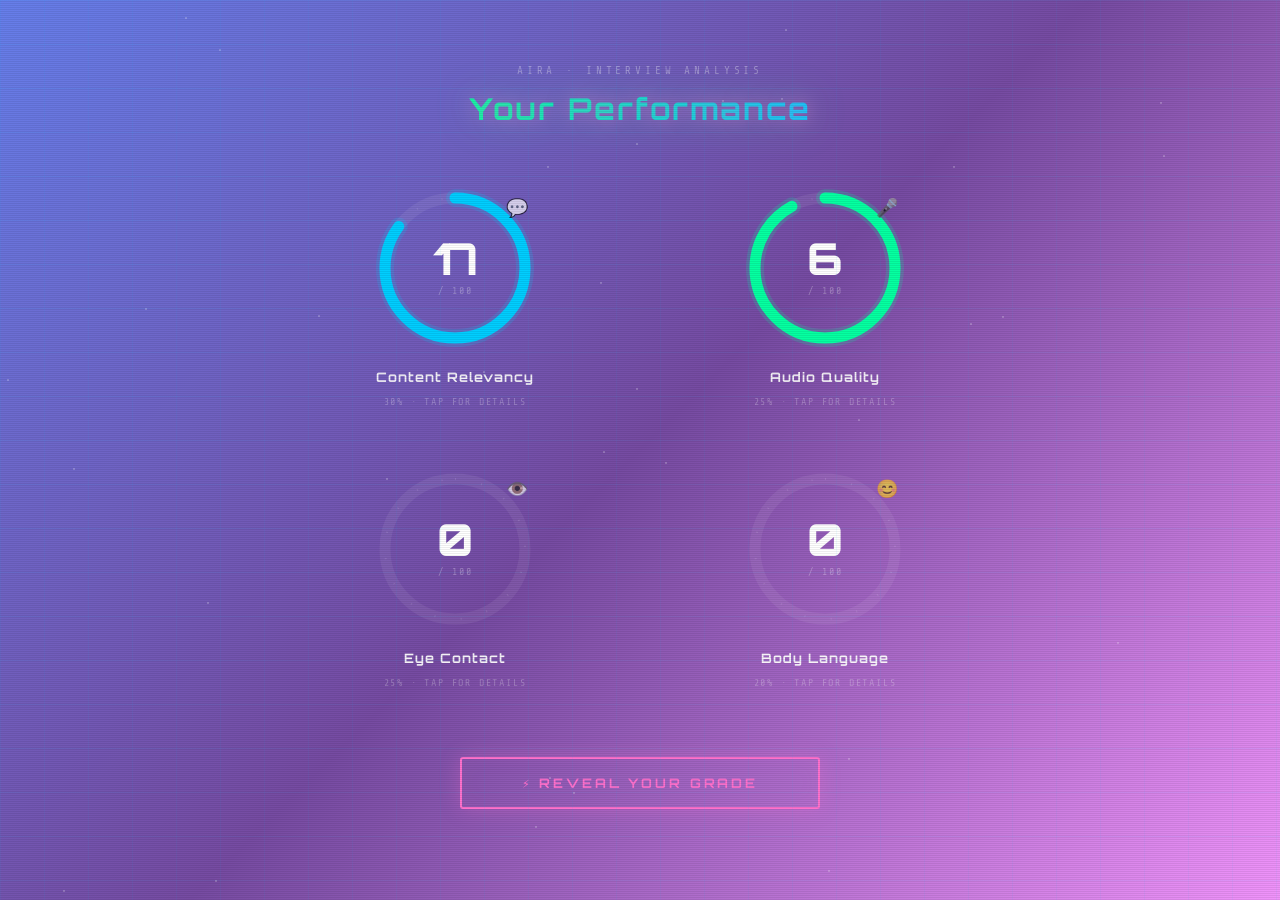
<file: Frontend/Pages/scorecard.html>
<!DOCTYPE html>
<html lang="en">
<head>
    <meta charset="UTF-8">
    <meta name="viewport" content="width=device-width, initial-scale=1.0">
    <title>Interview Results - AIRA</title>
    <link rel="stylesheet" href="../Components/theme.css">
    <style>
        *, *::before, *::after { margin:0; padding:0; box-sizing:border-box; }

        :root {
            --c-content:  #01CDFE;
            --c-audio:    #05FFA1;
            --c-eye:      #FFFB96;
            --c-emotion:  #FF71CE;
        }

        html { scroll-behavior: smooth; }

        body {
            background: linear-gradient(135deg, #667eea 0%, #764ba2 50%, #f093fb 100%);
            background-attachment: fixed;
            min-height: 100vh;
            overflow-x: hidden;
            color: #fff;
        }

        /* Scanlines */
        body::before {
            content:''; position:fixed; inset:0;
            background: repeating-linear-gradient(0deg,
                rgba(0,0,0,0.14) 0px, rgba(0,0,0,0.14) 1px,
                transparent 1px, transparent 2px);
            pointer-events:none; z-index:997; opacity:.5;
        }
        /* Grid */
        body::after {
            content:''; position:fixed; inset:0;
            background-image:
                linear-gradient(rgba(1,205,254,.055) 1px, transparent 1px),
                linear-gradient(90deg, rgba(1,205,254,.055) 1px, transparent 1px);
            background-size: 44px 44px;
            pointer-events:none; z-index:996;
        }

        /* ── PARTICLES ── */
        .particles { position:fixed; inset:0; pointer-events:none; z-index:1; }
        .p-dot {
            position:absolute; width:2px; height:2px;
            background:rgba(255,255,255,.3); border-radius:50%;
            animation: pRise var(--d,18s) var(--delay,0s) linear infinite;
        }
        @keyframes pRise {
            0%   { transform:translateY(105vh); opacity:0; }
            5%   { opacity:.8; }
            95%  { opacity:.4; }
            100% { transform:translateY(-5vh) translateX(20px); opacity:0; }
        }

        /* ══════════════════════════════
           PAGE 1 — SCORE RINGS
        ══════════════════════════════ */
        #page-scores {
            min-height:100vh;
            display:flex; flex-direction:column;
            align-items:center; justify-content:center;
            padding: 20px 24px 50px;
            position:relative; z-index:10;
            transition: opacity .55s ease, transform .55s ease;
        }
        #page-scores.exit {
            opacity:0;
            transform: translateY(-50px);
            pointer-events:none;
            position:fixed;
            top: 0; left: 0; right: 0;
            z-index: -1;
        }

        .eyebrow {
            font-family: var(--font-mono, monospace);
            font-size:11px; letter-spacing:.35em; text-transform:uppercase;
            color:rgba(255,255,255,.35); margin-bottom:10px; text-align:center;
        }
        .page-h1 {
            font-family: var(--font-display, 'Orbitron', sans-serif);
            font-size: clamp(20px,4vw,30px); font-weight:700; letter-spacing:.07em;
            text-align:center; margin-bottom:56px;
            background: linear-gradient(90deg, #05FFA1, #01CDFE);
            -webkit-background-clip:text; -webkit-text-fill-color:transparent;
            background-clip:text;
            filter: drop-shadow(0 0 18px rgba(5,255,161,.35));
        }

        /* 4-ring grid */
        .rings-grid {
            display:grid;
            grid-template-columns: 1fr 1fr;
            gap: 44px 60px;
            max-width: 680px; width:100%;
            margin-bottom: 56px;
        }

        .seg {
            display:flex; flex-direction:column; align-items:center; gap:14px;
            opacity:0; transform:translateY(28px) scale(.95);
        }
        .seg.in { animation: segIn .65s cubic-bezier(.34,1.56,.64,1) forwards; }
        @keyframes segIn { to { opacity:1; transform:translateY(0) scale(1); } }

        /* Ring */
        .ring-wrap {
            position:relative; width:170px; height:170px;
            cursor:pointer;
            transition: transform .25s ease;
        }
        .ring-wrap:hover { transform: scale(1.05); }

        .ring-svg {
            position:absolute; inset:0; width:170px; height:170px;
            transform:rotate(-90deg);
            overflow:visible;
        }

        .r-bg    { fill:none; stroke:rgba(255,255,255,.07); stroke-width:11; }
        .r-glow  { fill:none; stroke-width:18; stroke-linecap:round;
                   opacity:.18;
                   transition: stroke-dashoffset 1.9s cubic-bezier(.4,0,.2,1); }
        .r-arc   { fill:none; stroke-width:11; stroke-linecap:round;
                   transition: stroke-dashoffset 1.9s cubic-bezier(.4,0,.2,1); }

        /* Tick marks on track */
        .r-ticks { fill:none; stroke:rgba(255,255,255,.12); stroke-width:2;
                   stroke-dasharray: 1 25.6; } /* 10 ticks ≈ 414.7/~16.2 */

        /* Centre */
        .ring-inner {
            position:absolute; inset:0;
            display:flex; flex-direction:column;
            align-items:center; justify-content:center;
            gap:2px; pointer-events:none;
        }
        .ring-num {
            font-family: var(--font-display, monospace);
            font-size:44px; font-weight:900; line-height:1;
            color:#fff; letter-spacing:-.02em;
        }
        .ring-denom {
            font-family: var(--font-mono, monospace);
            font-size:10px; letter-spacing:.2em; text-transform:uppercase;
            color:rgba(255,255,255,.3);
        }

        /* Icon dot */
        .ring-icon {
            position:absolute; top:12px; right:12px;
            font-size:18px; opacity:.7;
        }

        .seg-title {
            font-family: var(--font-display, monospace);
            font-size:13px; font-weight:700; letter-spacing:.08em;
            color:rgba(255,255,255,.92); text-align:center;
        }
        .seg-sub {
            font-family: var(--font-mono, monospace);
            font-size:10px; letter-spacing:.18em; text-transform:uppercase;
            color:rgba(255,255,255,.28); text-align:center;
            margin-top:-8px;
        }

        /* Expandable detail */
        .seg-detail {
            width:100%; max-height:0; overflow:hidden;
            transition: max-height .4s ease, opacity .3s ease;
            opacity:0; margin-top:-4px;
        }
        .seg-detail.open { max-height:220px; opacity:1; }

        .dpill {
            background:rgba(0,0,0,.32);
            border:1px solid rgba(255,255,255,.09);
            border-radius:8px; padding:8px 12px;
            font-size:12px; color:rgba(255,255,255,.6);
            margin-bottom:6px; line-height:1.55;
        }
        .dpill b {
            font-family: var(--font-mono, monospace);
            font-size:10px; letter-spacing:.12em; text-transform:uppercase;
            color:rgba(255,255,255,.8); display:block; margin-bottom:2px;
        }

        /* ── REVEAL BUTTON ── */
        .reveal-btn {
            font-family: var(--font-display, monospace);
            font-size:13px; font-weight:700; letter-spacing:.22em; text-transform:uppercase;
            padding:16px 60px;
            border:2px solid #FF71CE; background:transparent; color:#FF71CE;
            border-radius:3px; cursor:pointer;
            position:relative; overflow:hidden;
            transition:all .3s ease;
            box-shadow:0 0 20px rgba(255,113,206,.28), inset 0 0 20px rgba(255,113,206,.06);
        }
        .reveal-btn::before {
            content:''; position:absolute; top:50%; left:50%;
            width:0; height:0; border-radius:50%;
            background:rgba(255,113,206,.2);
            transform:translate(-50%,-50%);
            transition:width .5s, height .5s;
        }
        .reveal-btn:hover:not(:disabled)::before { width:700px; height:700px; }
        .reveal-btn:hover:not(:disabled) {
            color:#fff; box-shadow:0 0 42px rgba(255,113,206,.7);
        }
        .reveal-btn:disabled { opacity:.3; cursor:not-allowed; }

        /* ══════════════════════════════
           GRADE OVERLAY
        ══════════════════════════════ */
        .go {
            position:fixed; inset:0; z-index:2000;
            display:flex; align-items:center; justify-content:center;
            pointer-events:none; opacity:0;
            background:
                repeating-linear-gradient(0deg, rgba(0,0,0,.18), rgba(0,0,0,.18) 1px, transparent 1px, transparent 2px),
                linear-gradient(135deg, rgba(18,4,48,.97), rgba(5,1,13,.98));
        }
        .go::before {
            content:''; position:absolute; inset:0;
            background-image:
                linear-gradient(rgba(185,103,255,.07) 1px, transparent 1px),
                linear-gradient(90deg, rgba(185,103,255,.07) 1px, transparent 1px);
            background-size:44px 44px;
        }
        .go.show { pointer-events:all; animation:goIn .3s ease forwards; }
        .go.hide { animation:goOut .5s ease forwards; }
        @keyframes goIn  { to { opacity:1; } }
        @keyframes goOut { from{opacity:1;} to{opacity:0;} }

        .go-brk {
            position:absolute; width:22px; height:22px;
            border-color:rgba(185,103,255,.4); border-style:solid;
        }
        .go-brk.tl{top:28px;left:28px;     border-width:2px 0 0 2px;}
        .go-brk.tr{top:28px;right:28px;    border-width:2px 2px 0 0;}
        .go-brk.bl{bottom:28px;left:28px;  border-width:0 0 2px 2px;}
        .go-brk.br{bottom:28px;right:28px; border-width:0 2px 2px 0;}

        .go-letter {
            font-family: var(--font-display, 'Orbitron', monospace);
            font-size:200px; font-weight:900; line-height:1;
            opacity:0; position:relative; z-index:1;
        }
        .go-letter.pop   { animation:lPop  .42s cubic-bezier(.34,1.56,.64,1) forwards; }
        .go-letter.final { animation:lFinal .7s cubic-bezier(.34,1.56,.64,1) forwards; }
        @keyframes lPop {
            0%  {opacity:0; transform:scale(.3);}
            65% {opacity:1; transform:scale(1.2);}
            100%{opacity:1; transform:scale(1);}
        }
        @keyframes lFinal {
            0%  {opacity:0; transform:scale(.2) rotate(-10deg);}
            55% {opacity:1; transform:scale(1.65) rotate(4deg);}
            100%{opacity:1; transform:scale(1.5) rotate(0);}
        }

        .gl-F{color:#FF71CE; text-shadow:0 0 60px rgba(255,113,206,.9);}
        .gl-D{color:#f49829; text-shadow:0 0 60px rgba(244,152,41,.9);}
        .gl-C{color:#FFFB96; text-shadow:0 0 60px rgba(255,251,150,.9);}
        .gl-B{color:#01CDFE; text-shadow:0 0 60px rgba(1,205,254,.9);}
        .gl-A{color:#05FFA1; text-shadow:0 0 70px rgba(5,255,161,1);}
        .gl-S{color:#fbe238; text-shadow:0 0 70px rgba(251,226,56,1), 0 0 110px rgba(251,226,56,.6);}

        .flash-el {
            position:fixed; inset:0; z-index:2001;
            background:#fff; opacity:0; pointer-events:none;
        }
        .flash-el.pop { animation:fPop .35s ease; }
        @keyframes fPop { 0%,100%{opacity:0;} 50%{opacity:.65;} }

        /* ══════════════════════════════
           PAGE 2 — RESULTS
        ══════════════════════════════ */
        #page-results {
            display:none; flex-direction:column;
            align-items:center; justify-content:flex-start;
            padding:30px 24px 70px;
            position:relative; z-index:10;
            opacity:0;
        }
        #page-results.enter {
            display:flex;
            animation:resIn .7s ease forwards;
        }
        @keyframes resIn { to { opacity:1; } }

        /* Grade hero */
        .grade-hero {
            display:flex; flex-direction:column; align-items:center;
            gap:14px; margin-bottom:36px; text-align:center;
        }

        .gh-ring {
            position:relative; width:160px; height:160px;
        }
        .gh-ring-svg {
            width:160px; height:160px;
            animation:ringRotate 10s linear infinite;
            transform-origin:80px 80px;
        }
        @keyframes ringRotate { to { transform:rotate(360deg); } }

        .gh-badge {
            position:absolute; top:50%; left:50%;
            transform:translate(-50%,-52%);
            font-family: var(--font-display, monospace);
            font-size:72px; font-weight:900; line-height:1;
        }

        .gh-hero-text {
            display:flex; flex-direction:column; align-items:center; gap:8px;
        }

        .gh-score {
            font-family: var(--font-display, monospace);
            font-size: clamp(24px,4vw,36px); font-weight:900; letter-spacing:.03em;
        }
        .gh-score em {
            font-style:normal;
            background:linear-gradient(90deg,#FF71CE,#01CDFE);
            -webkit-background-clip:text; -webkit-text-fill-color:transparent;
            background-clip:text;
        }
        .gh-msg {
            font-family: var(--font-display, monospace);
            font-size:14px; font-weight:700; letter-spacing:.25em; text-transform:uppercase;
            color:#fff;
            text-shadow: 0 0 20px rgba(255,255,255,.5), 0 2px 8px rgba(0,0,0,.6);
            background: rgba(0,0,0,.25);
            padding: 6px 18px; border-radius: 20px;
            border: 1px solid rgba(255,255,255,.15);
        }

        /* Results layout */
        .res-layout {
            display:grid;
            grid-template-columns:1fr 1fr;
            gap:18px;
            max-width:820px; width:100%;
            margin-bottom:18px;
        }

        .rc {
            border-radius:16px; padding:24px 24px 24px 28px;
            position:relative; overflow:hidden;
            opacity:0; transform:translateY(22px);
        }
        .rc.in { animation:rcIn .5s ease forwards; }
        @keyframes rcIn { to{opacity:1; transform:translateY(0);} }

        /* Thick colored left border instead of generic box */
        .rc::after {
            content:''; position:absolute; top:0; left:0;
            width:3px; bottom:0; border-radius:3px 0 0 3px;
        }
        /* Subtle top line still */
        .rc::before {
            content:''; position:absolute; top:0; left:0; right:0; height:1px;
            opacity:.35;
        }

        .rc-strengths {
            background: rgba(5,255,161,.07);
            border:1px solid rgba(5,255,161,.15);
        }
        .rc-strengths::after  { background:#05FFA1; box-shadow:0 0 12px rgba(5,255,161,.5); }
        .rc-strengths::before { background:linear-gradient(90deg,#05FFA1,transparent); }

        .rc-weaknesses {
            background: rgba(255,113,206,.07);
            border:1px solid rgba(255,113,206,.15);
        }
        .rc-weaknesses::after  { background:#FF71CE; box-shadow:0 0 12px rgba(255,113,206,.5); }
        .rc-weaknesses::before { background:linear-gradient(90deg,#FF71CE,transparent); }

        .rc-advice {
            grid-column:1/-1;
            background: rgba(185,103,255,.07);
            border:1px solid rgba(185,103,255,.15);
        }
        .rc-advice::after  { background:linear-gradient(180deg,#B967FF,#01CDFE); box-shadow:0 0 12px rgba(185,103,255,.4); }
        .rc-advice::before { background:linear-gradient(90deg,#B967FF,#01CDFE,transparent); }

        .rc-title {
            font-family: var(--font-display, monospace);
            font-size:11px; font-weight:700; letter-spacing:.2em; text-transform:uppercase;
            display:flex; align-items:center; gap:8px; margin-bottom:16px;
        }
        .rc-strengths  .rc-title { color:#05FFA1; text-shadow:0 0 12px rgba(5,255,161,.4); }
        .rc-weaknesses .rc-title { color:#FF71CE; text-shadow:0 0 12px rgba(255,113,206,.4); }
        .rc-advice     .rc-title { color:#B967FF; text-shadow:0 0 12px rgba(185,103,255,.4); }

        .ins-list { list-style:none; }
        .ins-list li {
            display:flex; align-items:flex-start; gap:10px;
            padding:10px 14px;
            border-radius:10px; margin-bottom:7px;
            font-size:13px; line-height:1.55; color:rgba(255,255,255,.78);
            opacity:0; transform:translateX(-10px);
        }
        .rc-strengths  .ins-list li { background:rgba(5,255,161,.06);  border:1px solid rgba(5,255,161,.12); }
        .rc-weaknesses .ins-list li { background:rgba(255,113,206,.06); border:1px solid rgba(255,113,206,.12); }
        .ins-list li.in { animation:liIn .4s ease forwards; }
        @keyframes liIn { to{opacity:1; transform:translateX(0);} }
        .li-icon { font-size:13px; flex-shrink:0; margin-top:1px; }

        .adv-list { list-style:none; }
        .adv-list li {
            display:flex; gap:12px;
            padding:12px 14px;
            background:rgba(185,103,255,.06);
            border:1px solid rgba(185,103,255,.14);
            border-radius:10px; margin-bottom:8px;
            font-size:13px; line-height:1.6; color:rgba(255,255,255,.72);
            opacity:0;
        }
        .adv-list li.in { animation:fadeUp .5s ease forwards; }
        @keyframes fadeUp { to{opacity:1;} }
        .adv-list li::before {
            content:'→'; color:#01CDFE; font-weight:700; flex-shrink:0;
            text-shadow:0 0 8px rgba(1,205,254,.6);
        }

        /* Actions */
        .res-actions {
            display:flex; gap:14px; justify-content:center;
            max-width:820px; width:100%; margin-top:10px;
            opacity:0;
        }
        .res-actions.in { animation:fadeUp .5s .3s ease forwards; }

        .act-btn {
            padding:13px 40px;
            font-family: var(--font-display, monospace);
            font-size:12px; font-weight:700; letter-spacing:.18em; text-transform:uppercase;
            border:2px solid; border-radius:3px; text-decoration:none;
            display:inline-block; position:relative; overflow:hidden;
            transition:all .3s ease;
        }
        .act-btn::before {
            content:''; position:absolute; top:50%; left:50%;
            width:0; height:0; border-radius:50%;
            transform:translate(-50%,-50%); transition:width .5s, height .5s;
        }
        .act-btn:hover::before { width:500px; height:500px; }
        .act-btn:hover { transform:translateY(-2px); color:#fff; }

        .btn-dash  { background:transparent; color:#01CDFE; border-color:#01CDFE; box-shadow:0 0 12px rgba(1,205,254,.2); }
        .btn-dash::before  { background:rgba(1,205,254,.18); }
        .btn-dash:hover    { box-shadow:0 0 30px rgba(1,205,254,.6); }

        .btn-retry { background:transparent; color:#FF71CE; border-color:#FF71CE; box-shadow:0 0 12px rgba(255,113,206,.2); }
        .btn-retry::before { background:rgba(255,113,206,.18); }
        .btn-retry:hover   { box-shadow:0 0 30px rgba(255,113,206,.6); }

        @media(max-width:580px){
            .rings-grid { gap:28px 28px; }
            .ring-wrap  { width:140px; height:140px; }
            .ring-svg   { width:140px; height:140px; }
            .ring-num   { font-size:36px; }
            .res-layout { grid-template-columns:1fr; }
            .res-actions{ flex-direction:column; align-items:stretch; }
        }
    </style>
</head>
<body>

<div class="particles" id="particles"></div>

<!-- ══════ PAGE 1: SCORE RINGS ══════ -->
<div id="page-scores">
    <p class="eyebrow">AIRA · Interview Analysis</p>
    <h1 class="page-h1">Your Performance</h1>

    <div class="rings-grid">

        <!-- Content -->
        <div class="seg" id="seg-content">
            <div class="ring-wrap" onclick="toggleDetail('content')">
                <svg class="ring-svg" viewBox="0 0 170 170" style="overflow:visible">
                    <circle class="r-bg"    cx="85" cy="85" r="70"/>
                    <circle class="r-ticks" cx="85" cy="85" r="70"/>
                    <circle class="r-glow"  cx="85" cy="85" r="70"
                        id="glow-content" stroke="var(--c-content)"
                        stroke-dasharray="439.8" stroke-dashoffset="439.8"/>
                    <circle class="r-arc"   cx="85" cy="85" r="70"
                        id="arc-content" stroke="var(--c-content)"
                        stroke-dasharray="439.8" stroke-dashoffset="439.8"/>
                </svg>
                <div class="ring-inner">
                    <div class="ring-num"   id="num-content">0</div>
                    <div class="ring-denom">/ 100</div>
                </div>
                <div class="ring-icon">💬</div>
            </div>
            <div class="seg-title">Content Relevancy</div>
            <div class="seg-sub">30% · tap for details</div>
            <div class="seg-detail" id="detail-content">
                <div class="dpill"><b>Addresses Question</b><span id="d-addr">—</span></div>
                <div class="dpill"><b>Questions Answered</b><span id="d-qnum">—</span></div>
                <div class="dpill" id="d-cfb">—</div>
            </div>
        </div>

        <!-- Audio -->
        <div class="seg" id="seg-audio">
            <div class="ring-wrap" onclick="toggleDetail('audio')">
                <svg class="ring-svg" viewBox="0 0 170 170" style="overflow:visible">
                    <circle class="r-bg"    cx="85" cy="85" r="70"/>
                    <circle class="r-ticks" cx="85" cy="85" r="70"/>
                    <circle class="r-glow"  cx="85" cy="85" r="70"
                        id="glow-audio" stroke="var(--c-audio)"
                        stroke-dasharray="439.8" stroke-dashoffset="439.8"/>
                    <circle class="r-arc"   cx="85" cy="85" r="70"
                        id="arc-audio" stroke="var(--c-audio)"
                        stroke-dasharray="439.8" stroke-dashoffset="439.8"/>
                </svg>
                <div class="ring-inner">
                    <div class="ring-num"   id="num-audio">0</div>
                    <div class="ring-denom">/ 100</div>
                </div>
                <div class="ring-icon">🎤</div>
            </div>
            <div class="seg-title">Audio Quality</div>
            <div class="seg-sub">25% · tap for details</div>
            <div class="seg-detail" id="detail-audio">
                <div class="dpill"><b>Filler Words</b><span id="d-fill">—</span></div>
                <div class="dpill"><b>Speaking Rate</b><span id="d-wpm">—</span></div>
                <div class="dpill"><b>Clarity</b><span id="d-clar">—</span></div>
                <div class="dpill" id="d-afb">—</div>
            </div>
        </div>

        <!-- Eye Contact -->
        <div class="seg" id="seg-eye">
            <div class="ring-wrap" onclick="toggleDetail('eye')">
                <svg class="ring-svg" viewBox="0 0 170 170" style="overflow:visible">
                    <circle class="r-bg"    cx="85" cy="85" r="70"/>
                    <circle class="r-ticks" cx="85" cy="85" r="70"/>
                    <circle class="r-glow"  cx="85" cy="85" r="70"
                        id="glow-eye" stroke="var(--c-eye)"
                        stroke-dasharray="439.8" stroke-dashoffset="439.8"/>
                    <circle class="r-arc"   cx="85" cy="85" r="70"
                        id="arc-eye" stroke="var(--c-eye)"
                        stroke-dasharray="439.8" stroke-dashoffset="439.8"/>
                </svg>
                <div class="ring-inner">
                    <div class="ring-num"   id="num-eye">0</div>
                    <div class="ring-denom">/ 100</div>
                </div>
                <div class="ring-icon">👁️</div>
            </div>
            <div class="seg-title">Eye Contact</div>
            <div class="seg-sub">25% · tap for details</div>
            <div class="seg-detail" id="detail-eye">
                <div class="dpill"><b>Camera Focus</b><span id="d-foc">—</span></div>
                <div class="dpill"><b>Engagement</b><span id="d-eng">—</span></div>
                <div class="dpill" id="d-efb">—</div>
            </div>
        </div>

        <!-- Body Language -->
        <div class="seg" id="seg-emotion">
            <div class="ring-wrap" onclick="toggleDetail('emotion')">
                <svg class="ring-svg" viewBox="0 0 170 170" style="overflow:visible">
                    <circle class="r-bg"    cx="85" cy="85" r="70"/>
                    <circle class="r-ticks" cx="85" cy="85" r="70"/>
                    <circle class="r-glow"  cx="85" cy="85" r="70"
                        id="glow-emotion" stroke="var(--c-emotion)"
                        stroke-dasharray="439.8" stroke-dashoffset="439.8"/>
                    <circle class="r-arc"   cx="85" cy="85" r="70"
                        id="arc-emotion" stroke="var(--c-emotion)"
                        stroke-dasharray="439.8" stroke-dashoffset="439.8"/>
                </svg>
                <div class="ring-inner">
                    <div class="ring-num"   id="num-emotion">0</div>
                    <div class="ring-denom">/ 100</div>
                </div>
                <div class="ring-icon">😊</div>
            </div>
            <div class="seg-title">Body Language</div>
            <div class="seg-sub">20% · tap for details</div>
            <div class="seg-detail" id="detail-emotion">
                <div class="dpill"><b>Confidence</b><span id="d-conf">—</span></div>
                <div class="dpill"><b>Enthusiasm</b><span id="d-enth">—</span></div>
                <div class="dpill" id="d-bfb">—</div>
            </div>
        </div>

    </div>

    <button class="reveal-btn" id="revealBtn" onclick="startReveal()">
        ⚡ Reveal Your Grade
    </button>
</div>

<!-- ══════ GRADE OVERLAY ══════ -->
<div class="go" id="go">
    <div class="go-brk tl"></div>
    <div class="go-brk tr"></div>
    <div class="go-brk bl"></div>
    <div class="go-brk br"></div>
    <div class="go-letter" id="goLetter"></div>
</div>
<div class="flash-el" id="flashEl"></div>

<!-- ══════ PAGE 2: RESULTS ══════ -->
<div id="page-results">

    <div class="grade-hero">
        <div class="gh-ring">
            <svg class="gh-ring-svg" viewBox="0 0 160 160">
                <defs>
                    <linearGradient id="ghGrad" x1="0%" y1="0%" x2="100%" y2="0%">
                        <stop offset="0%"   stop-color="#FF71CE"/>
                        <stop offset="50%"  stop-color="#B967FF"/>
                        <stop offset="100%" stop-color="#01CDFE"/>
                    </linearGradient>
                </defs>
                <circle cx="80" cy="80" r="70" fill="none"
                    stroke="rgba(255,255,255,.07)" stroke-width="3"/>
                <circle cx="80" cy="80" r="70" fill="none"
                    stroke="url(#ghGrad)" stroke-width="3"
                    stroke-linecap="round"
                    stroke-dasharray="320 120"
                    transform="rotate(-90 80 80)"/>
            </svg>
            <div class="gh-badge" id="ghBadge">—</div>
        </div>
        <div class="gh-hero-text">
            <div class="gh-score">Overall: <em id="ghScore">0</em>/100</div>
            <div class="gh-msg" id="ghMsg">—</div>
        </div>
    </div>

    <div class="res-layout">
        <div class="rc rc-strengths" id="rc-s">
            <div class="rc-title">💪 Strengths</div>
            <ul class="ins-list" id="strengthsList"></ul>
        </div>
        <div class="rc rc-weaknesses" id="rc-w">
            <div class="rc-title">📈 To Improve</div>
            <ul class="ins-list" id="weaknessesList"></ul>
        </div>
        <div class="rc rc-advice" id="rc-a">
            <div class="rc-title">💡 Personalized Advice</div>
            <ul class="adv-list" id="adviceList"></ul>
        </div>
    </div>

    <div class="res-actions" id="resActions">
        <a href="home.html" class="act-btn btn-dash">← Dashboard</a>
        <a href="home.html" class="act-btn btn-retry">🔄 Try Again</a>
    </div>

</div>

<script>
// ==========  DATA ==========
let S = null; 

function loadData() {
    try {
        const raw = sessionStorage.getItem('interviewResults');
        S = raw ? calcAvg(JSON.parse(raw)) : demo();
    } catch(e) { S = demo(); }
}

function calcAvg(results) {
    if (!results?.length) return demo();
    
    let tC=0, tA=0, tE=0, tB=0;
    let cC=0, aC=0, eC=0, bC=0;
    let fil=0, wds=0, wpm=0, wN=0;
    let conf=[], enth=[];
    
    results.forEach(r => {
        if (!r.success) return;
        if (r.content_relevancy && typeof r.content_relevancy.score === 'number') {
            tC += r.content_relevancy.score;
            cC++;
        } else if (r.transcript) {
            const wc = r.transcript.word_count || 0;
            const dur = r.transcript.duration_seconds || 1;
            let s = 75; 
            if (wc >= 40 && wc <= 300) s += 10;
            if (dur >= 20 && dur <= 150) s += 10;
            tC += s;
            cC++;
        }
        if (r.audio_quality) {
            tA += r.audio_quality.overall_score;
            aC++;
            if (r.filler_analysis) {
                fil += r.filler_analysis.total_fillers;
                wds += r.transcript?.word_count || 0;
            }
            if (r.transcript?.words_per_minute) {
                wpm += r.transcript.words_per_minute;
                wN++;
            }
        }
        if (r.eye_contact && typeof r.eye_contact.score === 'number') {
            tE += r.eye_contact.score;
            eC++;
        } else {
            tE += 70;
            eC++;
        }
        if (r.body_language) {
            tB += r.body_language.score;
            bC++;
            if (r.emotion_analysis) {
                conf.push(r.emotion_analysis.confidence_score);
                enth.push(r.emotion_analysis.enthusiasm_score);
            }
        }
    });
    const c = cC > 0 ? Math.round(tC / cC) : 70;
    const a = aC > 0 ? Math.round(tA / aC) : 75;
    const e = eC > 0 ? Math.round(tE / eC) : 70;
    const b = bC > 0 ? Math.round(tB / bC) : 75;
    
    const avgW = wN > 0 ? Math.round(wpm / wN) : 145;
    const fd = wds > 0 ? ((fil / wds) * 100).toFixed(1) : 0.5;
    const ac = conf.length > 0 ? (conf.reduce((x,y) => x + y) / conf.length).toFixed(1) : 50;
    const ae = enth.length > 0 ? (enth.reduce((x,y) => x + y) / enth.length).toFixed(1) : 50;
    
    return {
        content: {
            score: c,
            addresses: c >= 70,
            examples: results.length,
            feedback: c >= 80 ? "Strong relevant answers." :
                     c >= 60 ? "Good — add more specifics." :
                     "Give more detailed answers."
        },
        audio: {
            score: a,
            fillers: fil,
            fd: parseFloat(fd),
            wpm: avgW,
            clarity: a >= 85 ? "Excellent" : a >= 70 ? "Good" : "Needs Work",
            feedback: a >= 85 ? "Excellent pace, minimal fillers." :
                     a >= 70 ? "Reduce filler words slightly." :
                     "Focus on clarity."
        },
        eye_contact: {
            score: e,
            focus: e,
            engagement: e >= 75 ? "Good" : e >= 60 ? "Moderate" : "Low",
            feedback: e >= 75 ? "Good camera focus." :
                     "Look at the camera more consistently."
        },
        emotions: {
            score: b,
            confidence: ac >= 60 ? "High" : ac >= 40 ? "Moderate" : "Low",
            enthusiasm: ae >= 60 ? "High" : ae >= 40 ? "Good" : "Low",
            feedback: b >= 80 ? "Strong confidence shown." :
                     b >= 60 ? "Good body language." :
                     "Work on appearing more confident."
        }
    };
}

function demo() {
    return {
        content:    { score:85, addresses:true, examples:5,  feedback:"Strong answers with specific examples." },
        audio:      { score:92, fillers:3, fd:0.6, wpm:148,  clarity:"Excellent", feedback:"Excellent pace, minimal fillers." },
        eye_contact:{ score:70, focus:70,  engagement:"Good",feedback:"Maintained good camera focus." },
        emotions:   { score:80, confidence:"High", enthusiasm:"Good", feedback:"Projected strong confidence." }
    };
}

//========== INIT ==========
const CIRC = 2 * Math.PI * 70; 

function init() {
    particles();
    loadData();
    fillDetails();
    ['content','audio','eye','emotion'].forEach((k,i) => {
        setTimeout(() => document.getElementById('seg-'+k).classList.add('in'), 180 + i*140);
    });
    setTimeout(animArcs, 850);
}

function fillDetails() {
    document.getElementById('d-addr').textContent = S.content.addresses ? '✅ Yes' : '❌ No';
    document.getElementById('d-qnum').textContent = S.content.examples + ' questions';
    document.getElementById('d-cfb').textContent  = S.content.feedback;
    document.getElementById('d-fill').textContent = `${S.audio.fillers} (${S.audio.fd}%)`;
    document.getElementById('d-wpm').textContent  = S.audio.wpm + ' WPM';
    document.getElementById('d-clar').textContent = S.audio.clarity;
    document.getElementById('d-afb').textContent  = S.audio.feedback;
    document.getElementById('d-foc').textContent  = S.eye_contact.focus + '%';
    document.getElementById('d-eng').textContent  = S.eye_contact.engagement;
    document.getElementById('d-efb').textContent  = S.eye_contact.feedback;
    document.getElementById('d-conf').textContent = S.emotions.confidence;
    document.getElementById('d-enth').textContent = S.emotions.enthusiasm;
    document.getElementById('d-bfb').textContent  = S.emotions.feedback;
}

function animArcs() {
    [
        { key:'content',  score: S.content.score },
        { key:'audio',    score: S.audio.score },
        { key:'eye',      score: S.eye_contact.score },
        { key:'emotion',  score: S.emotions.score }
    ].forEach(({key,score},i) => {
        setTimeout(() => {
            const off = CIRC - (score/100)*CIRC;
            document.getElementById('arc-'+key).style.strokeDashoffset  = off;
            document.getElementById('glow-'+key).style.strokeDashoffset = off;
            countUp('num-'+key, score);
        }, i*260);
    });
}

function countUp(id, target) {
    const el = document.getElementById(id);
    let v = 0; const step = target / 45;
    const iv = setInterval(() => {
        v = Math.min(v + step, target);
        el.textContent = Math.round(v);
        if (v >= target) clearInterval(iv);
    }, 42);
}

function toggleDetail(k) {
    document.getElementById('detail-'+k).classList.toggle('open');
}

//========== AUDIO ==========
const GRADES = ['F','D','C','B','A','S'];
const audioCache = {};
GRADES.forEach(g => {
    audioCache[g] = new Audio(`${g}.mp3`);
    audioCache[g].preload = 'auto';
});

function playSound(grade) {
    try {
        audioCache[grade].currentTime = 0;
        audioCache[grade].play().catch(e => console.log('Audio blocked:', e));
    } catch(e) { console.log('Audio error:', e); }
}

//========== GRADE REVEAL ==========
async function saveInterviewSummary(grade, score) {
    const username = sessionStorage.getItem('aira_user') || localStorage.getItem('aira_user');
    const jobRole = JSON.parse(sessionStorage.getItem('interviewPreferences') || '{}').jobRole || 'Unknown';
    
    if (!username) {
        console.warn('No username, skipping save');
        return;
    }
    
    const summary = {
        interview_id: `interview_${Date.now()}_${Math.random().toString(36).substr(2, 9)}`,
        username: username,
        timestamp: new Date().toISOString(),
        job_role: jobRole,
        grade: grade,
        overall_score: score
    };
    
    try {
        const response = await fetch('http://localhost:8000/api/interviews/save', {
            method: 'POST',
            headers: { 'Content-Type': 'application/json' },
            body: JSON.stringify(summary)
        });
        
        if (response.ok) console.log('✅ Interview saved');
    } catch (error) {
        console.error('❌ Save error:', error);
    }
}

async function startReveal() {
    document.getElementById('revealBtn').disabled = true;

    const overall = Math.round(
        S.content.score*.30 + S.audio.score*.25 +
        S.eye_contact.score*.25 + S.emotions.score*.20
    );
    const grade = toGrade(overall);
    document.getElementById('page-scores').classList.add('exit');
    await wait(500);
    const go = document.getElementById('go');
    go.classList.add('show');
    await wait(280);
    const fi = GRADES.indexOf(grade);
    const el = document.getElementById('goLetter');
    for (let i=0; i<=fi; i++) {
        const g = GRADES[i], last = i===fi;
        el.className = `go-letter gl-${g} ${last?'final':'pop'}`;
        el.textContent = g;
        playSound(g);
        if (last) { await wait(180); flash(); }
        await wait(last ? 1200 : 450);
    }
    go.classList.remove('show'); go.classList.add('hide');
    await wait(480);
    go.classList.remove('hide');
    buildResults(grade, overall);
    await saveInterviewSummary(grade, overall);
    await wait(80);
    const rp = document.getElementById('page-results');
    rp.classList.add('enter');
    window.scrollTo({ top: 0, behavior:'smooth' });
    staggerResults(overall);
}

function toGrade(s) {
    if(s>=90) return 'S'; if(s>=80) return 'A';
    if(s>=70) return 'B'; if(s>=60) return 'C';
    if(s>=50) return 'D'; return 'F';
}

function flash() {
    const f = document.getElementById('flashEl');
    f.classList.add('pop');
    setTimeout(() => f.classList.remove('pop'), 380);
}

//========== BUILD RESULTS ==========
const GC = { S:'#fbe238', A:'#05FFA1', B:'#01CDFE', C:'#FFFB96', D:'#f49829', F:'#FF71CE' };
const GM = {
    S:'🌟 LEGENDARY · PERFECT 🌟',   A:'✨ EXCELLENT · OUTSTANDING ✨',
    B:'💫 GREAT · WELL DONE 💫',      C:'👍 GOOD · KEEP IMPROVING 👍',
    D:'📈 NEEDS WORK 📈',             F:'💪 KEEP PRACTICING 💪'
};

function buildResults(grade, overall) {
    const b = document.getElementById('ghBadge');
    b.textContent = grade;
    b.style.color = GC[grade];
    b.style.textShadow = `0 0 55px ${GC[grade]}`;
    document.getElementById('ghScore').textContent = overall;
    document.getElementById('ghMsg').textContent   = GM[grade];
    const str=[], wk=[];
    if(S.content.score>=80)       str.push({i:'✅',t:'Strong content — answers address questions directly'});
    else if(S.content.score<60)   wk.push( {i:'📈',t:'Content could be more relevant to questions asked'});
    if(S.audio.score>=85)         str.push({i:'✅',t:'Excellent audio quality with minimal filler words'});
    else if(S.audio.score<70)     wk.push( {i:'📈',t:'Reduce filler words for a cleaner delivery'});
    if(S.eye_contact.score>=75)   str.push({i:'✅',t:'Good eye contact and camera engagement'});
    else if(S.eye_contact.score<60) wk.push({i:'📈',t:'Maintain more consistent eye contact with the camera'});
    if(S.emotions.confidence==='High')  str.push({i:'✅',t:'Projected strong confidence throughout'});
    else if(S.emotions.confidence==='Low') wk.push({i:'📈',t:'Work on appearing more confident on camera'});
    if(S.emotions.enthusiasm==='High')  str.push({i:'✅',t:'High enthusiasm and positive energy'});
    fillList('strengthsList', str.length ? str : [{i:'💪',t:"Keep practising — you'll get there!"}], 'ins');
    fillList('weaknessesList', wk.length ? wk  : [{i:'🎉',t:'No major weaknesses detected!'}], 'ins');
    const adv = fallbackAdv();
    fillList('adviceList', adv.map(t=>({t})), 'adv');
    fetchAdv(grade, overall).then(a => {
        if (a?.length) {
            fillList('adviceList', a.map(t=>({t})), 'adv');
            document.querySelectorAll('.adv-list li').forEach((li,i) => {
                li.style.opacity=0; li.classList.remove('in');
                setTimeout(() => li.classList.add('in'), i*140);
            });
        }
    }).catch(()=>{});
}

function fillList(id, items, type) {
    const ul = document.getElementById(id);
    ul.innerHTML = items.map(item => {
        if (type==='ins') return `<li><span class="li-icon">${item.i}</span>${item.t}</li>`;
        return `<li>${item.t}</li>`;
    }).join('');
}

function fallbackAdv() {
    const a=[];
    if(S.content.score<75)     a.push('Structure answers with the STAR method (Situation, Task, Action, Result)');
    if(S.audio.score<75)       a.push('Record yourself and identify filler words to eliminate');
    if(S.eye_contact.score<70) a.push('Place a sticky note near your camera to maintain eye contact');
    if(S.emotions.score<70)    a.push('Practice power poses before interviews to boost confidence');
    if(!a.length){
        a.push('Excellent performance! Keep practising to maintain consistency');
        a.push('Consider mock interviews for continued growth');
    }
    return a;
}

async function fetchAdv(grade, overall) {
    const strengths = [];
    const weaknesses = [];
    if(S.content.score >= 80) 
        strengths.push('Strong content - answers address questions directly');
    else if(S.content.score < 60) 
        weaknesses.push('Content could be more relevant to questions asked');
    if(S.audio.score >= 85) 
        strengths.push('Excellent audio quality with minimal filler words');
    else if(S.audio.score < 70) 
        weaknesses.push('Reduce filler words for cleaner delivery');
    if(S.eye_contact.score >= 75) 
        strengths.push('Good eye contact and camera engagement');
    else if(S.eye_contact.score < 60) 
        weaknesses.push('Maintain more consistent eye contact with camera');
    if(S.emotions.confidence === 'High') 
        strengths.push('Projected strong confidence throughout');
    else if(S.emotions.confidence === 'Low') 
        weaknesses.push('Work on appearing more confident on camera');
    
    if(S.emotions.enthusiasm === 'High') 
        strengths.push('High enthusiasm and positive energy');   
    try {
        const res = await fetch('http://localhost:8000/api/feedback/generate', {
            method: 'POST', 
            headers: {'Content-Type': 'application/json'},
            body: JSON.stringify({ 
                scores: { 
                    content: S.content.score, 
                    audio: S.audio.score,
                    eye_contact: S.eye_contact.score, 
                    body_language: S.emotions.score, 
                    overall: overall
                }, 
                grade: grade,
                strengths: strengths,
                weaknesses: weaknesses,
                details: { 
                    filler_words: S.audio.fillers, 
                    wpm: S.audio.wpm,
                    confidence: S.emotions.confidence, 
                    enthusiasm: S.emotions.enthusiasm 
                } 
            })
        });
        
        if (!res.ok) {
            console.error('API returned error:', res.status);
            return null;
        }
        
        const data = await res.json();
        console.log('✅ API Response:', data);
        return data.advice || null;
        
    } catch(error) {
        console.error('❌ API Call Failed:', error);
        return null;
    }
}

async function staggerResults(overall) {
    await wait(200);
    ['rc-s','rc-w','rc-a'].forEach((id,i) => {
        setTimeout(() => document.getElementById(id).classList.add('in'), i*160);
    });
    await wait(520);
    document.querySelectorAll('.ins-list li').forEach((li,i) => {
        setTimeout(() => li.classList.add('in'), i*110);
    });
    document.querySelectorAll('.adv-list li').forEach((li,i) => {
        setTimeout(() => li.classList.add('in'), 280 + i*130);
    });
    await wait(350);
    document.getElementById('resActions').classList.add('in');
    countUp2('ghScore', overall);
}

function countUp2(id, target) {
    const el = document.getElementById(id);
    el.textContent = '0';
    let v=0; const step=target/50;
    const iv=setInterval(()=>{ v=Math.min(v+step,target); el.textContent=Math.round(v); if(v>=target) clearInterval(iv); },38);
}

//========== PARTICLES ==========
function particles() {
    const c = document.getElementById('particles');
    for (let i=0; i<32; i++) {
        const d = document.createElement('div');
        d.className = 'p-dot';
        d.style.left = Math.random()*100+'%';
        d.style.top  = Math.random()*100+'%';
        d.style.setProperty('--d',     (14+Math.random()*12)+'s');
        d.style.setProperty('--delay', Math.random()*18+'s');
        c.appendChild(d);
    }
}

function wait(ms) { return new Promise(r=>setTimeout(r,ms)); }

window.addEventListener('DOMContentLoaded', init);
</script>
</body>
</html>
</file>
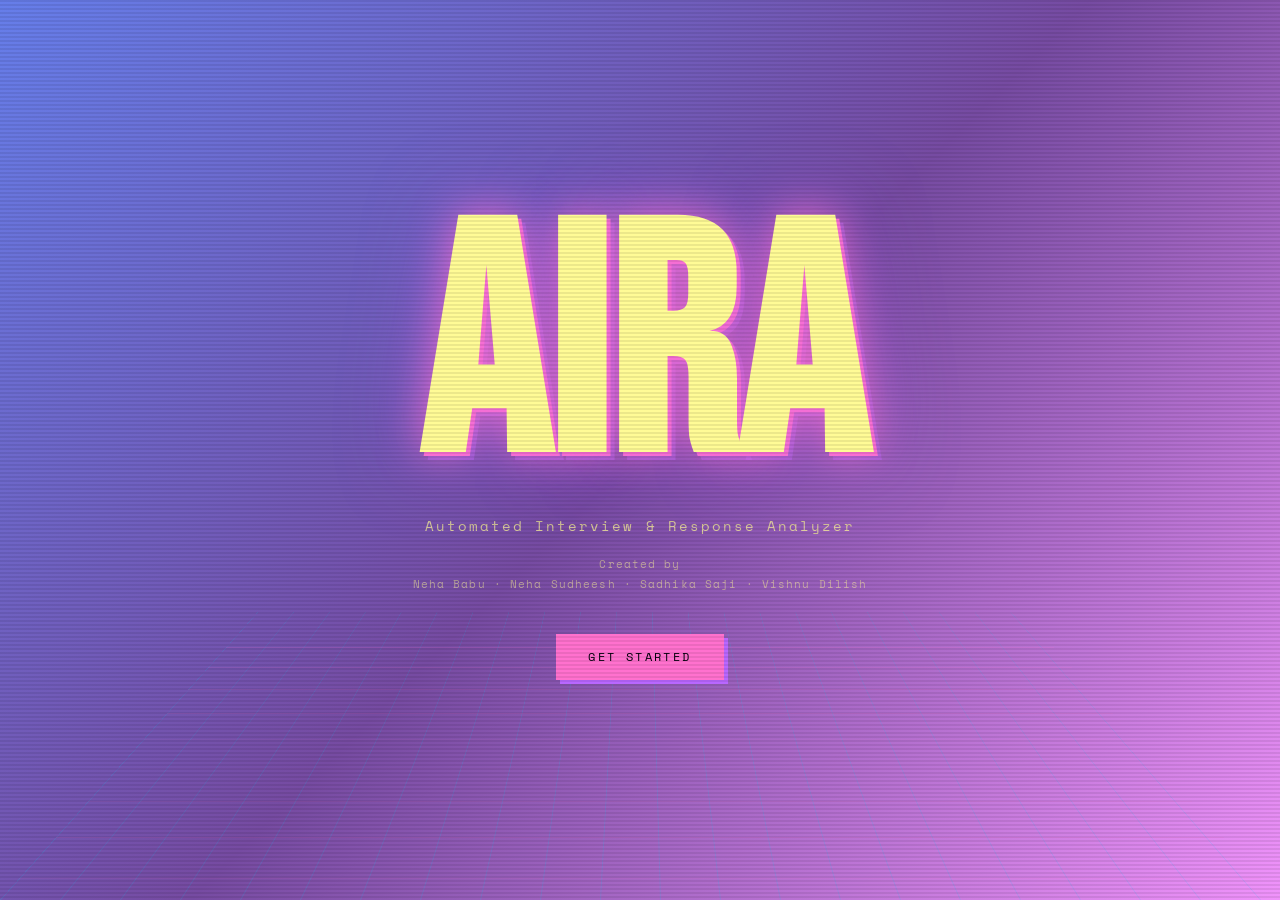
<file: Frontend/Pages/start.html>
<!DOCTYPE html>
<html lang="en">
<head>
    <meta charset="UTF-8">
    <meta name="viewport" content="width=device-width, initial-scale=1.0">
    <title>AIRA - Welcome</title>
    <link rel="stylesheet" href="../Components/theme.css">
    <link href="https://fonts.googleapis.com/css2?family=Bebas+Neue&family=Space+Mono:wght@400;700&display=swap" rel="stylesheet">
    <style>
        :root {
            --primary: #FF71CE;
            --secondary: #01CDFE;
            --accent: #05FFA1;
            --purple: #B967FF;
            --dark: #05010D;
            --text: #FFFB96;
        }

        *, *::before, *::after {
            box-sizing: border-box;
            margin: 0;
            padding: 0;
        }

        body {
            min-height: 100vh;
            overflow: hidden;
            font-family: 'Space Mono', monospace;
        }

        /* SCANLINES OVERLAY - from NEONWAVE */
        body::before {
            content: '';
            position: fixed;
            inset: 0;
            background: repeating-linear-gradient(
                0deg,
                transparent,
                transparent 2px,
                rgba(0,0,0,0.15) 2px,
                rgba(0,0,0,0.15) 4px
            );
            pointer-events: none;
            z-index: 9999;
        }

        /* HERO - adapted from NEONWAVE */
        .hero {
            min-height: 100vh;
            /* YOUR ORIGINAL GRADIENT */
            background: linear-gradient(135deg, #667eea 0%, #764ba2 50%, #f093fb 100%);
            display: grid;
            place-items: center;
            position: relative;
            overflow: hidden;
        }

        /* Grid from NEONWAVE */
        .hero-grid {
            position: absolute;
            inset: 0;
            background-image:
                linear-gradient(rgba(255,113,206,0.15) 1px, transparent 1px),
                linear-gradient(90deg, rgba(1,205,254,0.15) 1px, transparent 1px);
            background-size: 60px 60px;
            transform: perspective(600px) rotateX(40deg) translateY(30%);
            transform-origin: bottom;
            animation: gridPulse 3s ease-in-out infinite alternate;
        }

        @keyframes gridPulse {
            from { opacity: 0.5; }
            to { opacity: 1; }
        }

        /* White flash */
        .splash-overlay {
            position: fixed;
            inset: 0;
            background: white;
            z-index: 10000;
            animation: fadeToBackground 1.5s ease-in-out forwards;
            pointer-events: none;
        }

        @keyframes fadeToBackground {
            0% { opacity: 1; }
            100% { opacity: 0; }
        }

        .hero-content {
            position: relative;
            text-align: center;
            z-index: 2;
            padding: 40px;
        }

        .hero-eyebrow {
            font-size: 0.75rem;
            letter-spacing: 0.5em;
            color: var(--accent);
            text-transform: uppercase;
            margin-bottom: 1rem;
            animation: fadeDown 0.8s 1.5s ease both;
        }

        /* EXACT NEONWAVE TITLE STYLE - ENLARGED */
        .hero-title {
            font-family: 'Bebas Neue', sans-serif;
            font-size: clamp(8rem, 25vw, 20rem);
            line-height: 0.85;
            color: var(--text);
            /* EXACT text-shadow from NEONWAVE */
            text-shadow:
                0 0 40px rgba(255,113,206,0.8),
                0 0 80px rgba(185,103,255,0.5),
                4px 4px 0 var(--primary),
                8px 8px 0 rgba(185,103,255,0.4);
            animation: fadeDown 0.8s 1.6s ease both;
        }

        .hero-title span {
            color: var(--primary);
        }

        .hero-sub {
            margin-top: 1.5rem;
            font-size: 0.85rem;
            color: rgba(255,251,150,0.7);
            letter-spacing: 0.15em;
            line-height: 1.6;
            animation: fadeDown 0.8s 2.2s ease both;
        }

        .hero-credits {
            margin-top: 1rem;
            font-size: 0.7rem;
            color: rgba(255,251,150,0.5);
            letter-spacing: 0.1em;
            line-height: 1.8;
            animation: fadeDown 0.8s 2.8s ease both;
        }

        .hero-cta {
            margin-top: 2.5rem;
            display: flex;
            gap: 1rem;
            justify-content: center;
            flex-wrap: wrap;
            animation: fadeDown 0.8s 3.4s ease both;
        }

        @keyframes fadeDown {
            from {
                opacity: 0;
                transform: translateY(-20px);
            }
            to {
                opacity: 1;
                transform: translateY(0);
            }
        }

        /* NEONWAVE BUTTON STYLE */
        .btn {
            font-family: 'Space Mono', monospace;
            font-size: 0.75rem;
            letter-spacing: 0.2em;
            text-transform: uppercase;
            padding: 0.85rem 2rem;
            border: none;
            cursor: pointer;
            position: relative;
            text-decoration: none;
            display: inline-block;
            transition: transform 0.15s, box-shadow 0.15s;
        }

        .btn:hover {
            transform: translate(-2px, -2px);
        }

        .btn:active {
            transform: translate(1px, 1px);
        }

        .btn-primary {
            background: var(--primary);
            color: var(--dark);
            box-shadow: 4px 4px 0 var(--purple);
        }

        .btn-primary:hover {
            box-shadow: 6px 6px 0 var(--purple), 0 0 30px rgba(255,113,206,0.5);
        }

        /* Blobs from your original theme */
        .blob {
            position: fixed;
            border-radius: 50%;
            pointer-events: none;
            z-index: 0;
        }

        .blob-1 {
            top: -150px;
            right: -150px;
            width: 500px;
            height: 500px;
            background: radial-gradient(circle, rgba(240,147,251,0.15) 0%, transparent 65%);
        }

        .blob-2 {
            bottom: -100px;
            left: -100px;
            width: 400px;
            height: 400px;
            background: radial-gradient(circle, rgba(102,126,234,0.15) 0%, transparent 65%);
        }

        .blob-3 {
            top: 40%;
            left: 40%;
            width: 600px;
            height: 600px;
            transform: translate(-50%, -50%);
            background: radial-gradient(circle, rgba(185,103,255,0.1) 0%, transparent 60%);
        }

        /* Responsive */
        @media (max-width: 768px) {
            .hero-content {
                padding: 20px;
            }

            .hero-title {
                font-size: 4rem;
            }

            .hero-eyebrow {
                font-size: 0.65rem;
            }

            .hero-sub {
                font-size: 0.75rem;
            }

            .hero-credits {
                font-size: 0.65rem;
            }

            .btn {
                padding: 0.75rem 1.5rem;
                font-size: 0.65rem;
            }
        }
    </style>
</head>
<body>
    <!-- Blobs -->
    <div class="blob blob-1"></div>
    <div class="blob blob-2"></div>
    <div class="blob blob-3"></div>

    <!-- White flash -->
    <div class="splash-overlay"></div>

    <!-- HERO -->
    <div class="hero">
        <div class="hero-grid"></div>
        <div class="hero-content">
            <h1 class="hero-title">AIRA</h1>
            <p class="hero-sub">
                Automated Interview & Response Analyzer
            </p>
            <p class="hero-credits">
                Created by<br>
                Neha Babu · Neha Sudheesh · Sadhika Saji · Vishnu Dilish
            </p>
            <div class="hero-cta">
                <a href="Login.html" class="btn btn-primary">Get Started</a>
            </div>
        </div>
    </div>
</body>
</html>
</file>
<file: Frontend/Components/theme.css>
/* ============================================================
   AIRA NEON THEME v1.0 - Synthwave Design System
   ============================================================ */

@import url('https://fonts.googleapis.com/css2?family=Orbitron:wght@400;700;900&family=Share+Tech+Mono&family=Rajdhani:wght@300;400;600;700&display=swap');

/* ========== CSS VARIABLES ========== */
:root {
    /* Neon Colors */
    --primary: #FF71CE;      /* Bubblegum pink */
    --secondary: #01CDFE;    /* Electric blue */
    --accent: #05FFA1;       /* Mint green */
    --purple: #B967FF;       /* Lavender */
    --dark: #05010D;         /* Deep purple-black */
    --text: #FFFB96;         /* Cream yellow */
    --white: #ffffff;
    
    /* Gradients */
    --gradient-bg: linear-gradient(135deg, #667eea 0%, #764ba2 50%, #f093fb 100%);
    --gradient-primary: linear-gradient(90deg, var(--primary), var(--secondary));
    --gradient-accent: linear-gradient(90deg, var(--accent), var(--secondary));
    --gradient-full: linear-gradient(45deg, var(--primary), var(--secondary), var(--accent), var(--purple));
    
    /* Typography */
    --font-display: 'Orbitron', monospace;
    --font-body: 'Rajdhani', sans-serif;
    --font-mono: 'Share Tech Mono', monospace;
    
    /* Spacing */
    --spacing-xs: 8px;
    --spacing-sm: 16px;
    --spacing-md: 24px;
    --spacing-lg: 40px;
    --spacing-xl: 60px;
    
    /* Border Radius */
    --radius-sm: 5px;
    --radius-md: 10px;
    --radius-lg: 15px;
    --radius-xl: 20px;
    --radius-full: 50%;
    
    /* Shadows */
    --shadow-sm: 0 0 10px;
    --shadow-md: 0 0 20px;
    --shadow-lg: 0 0 40px;
    --shadow-xl: 0 0 60px;
}

/* ========== GLOBAL RESET ========== */
* {
    margin: 0;
    padding: 0;
    box-sizing: border-box;
}

/* ========== BODY & BACKGROUND ========== */
body {
    font-family: var(--font-body);
    background: var(--gradient-bg);
    background-attachment: fixed;
    min-height: 100vh;
    color: var(--text);
    position: relative;
    overflow-x: hidden;
    line-height: 1.6;
}

/* Scanline CRT Effect */
body::before {
    content: '';
    position: fixed;
    top: 0;
    left: 0;
    width: 100%;
    height: 100%;
    background: repeating-linear-gradient(
        0deg,
        rgba(0, 0, 0, 0.15),
        rgba(0, 0, 0, 0.15) 1px,
        transparent 1px,
        transparent 2px
    );
    pointer-events: none;
    z-index: 1000;
    opacity: 0.5;
}

/* Animated Grid Background */
.grid-bg {
    position: fixed;
    top: 0;
    left: 0;
    width: 100%;
    height: 100%;
    background-image: 
        linear-gradient(rgba(1, 205, 254, 0.1) 1px, transparent 1px),
        linear-gradient(90deg, rgba(1, 205, 254, 0.1) 1px, transparent 1px);
    background-size: 50px 50px;
    perspective: 1000px;
    transform-style: preserve-3d;
    animation: gridFloat 20s ease-in-out infinite;
    z-index: 0;
}

@keyframes gridFloat {
    0%, 100% { transform: rotateX(60deg) translateY(0); }
    50% { transform: rotateX(60deg) translateY(-20px); }
}

/* ========== TYPOGRAPHY ========== */
h1, h2, h3, h4, h5, h6 {
    font-family: var(--font-display);
    font-weight: 700;
    line-height: 1.2;
}

h1 {
    font-size: 48px;
    color: var(--primary);
    text-shadow: var(--shadow-md) rgba(255, 113, 206, 0.6);
}

h2 {
    font-size: 36px;
    color: var(--secondary);
    text-shadow: var(--shadow-sm) rgba(1, 205, 254, 0.6);
}

h3 {
    font-size: 24px;
    color: var(--accent);
    text-shadow: var(--shadow-sm) rgba(5, 255, 161, 0.5);
}

p {
    font-size: 16px;
    line-height: 1.8;
}

.text-mono {
    font-family: var(--font-mono);
    letter-spacing: 2px;
}

.text-uppercase {
    text-transform: uppercase;
}

/* ========== NEON CARD ========== */
.neon-card {
    background: rgba(5, 1, 13, 0.8);
    backdrop-filter: blur(10px);
    border: 2px solid var(--secondary);
    border-radius: var(--radius-lg);
    padding: var(--spacing-lg);
    box-shadow: 
        var(--shadow-md) rgba(1, 205, 254, 0.3),
        inset var(--shadow-md) rgba(1, 205, 254, 0.1);
    transition: all 0.3s ease;
    position: relative;
    overflow: hidden;
}

.neon-card::before {
    content: '';
    position: absolute;
    top: -2px;
    left: -2px;
    right: -2px;
    bottom: -2px;
    background: var(--gradient-full);
    background-size: 400%;
    border-radius: var(--radius-lg);
    opacity: 0;
    z-index: -1;
    transition: opacity 0.3s ease;
    animation: borderGlow 3s linear infinite;
}

@keyframes borderGlow {
    0%, 100% { background-position: 0% 50%; }
    50% { background-position: 100% 50%; }
}

.neon-card:hover::before {
    opacity: 0.5;
}

.neon-card:hover {
    transform: translateY(-5px);
    box-shadow: 
        var(--shadow-lg) rgba(1, 205, 254, 0.6),
        inset var(--shadow-md) rgba(1, 205, 254, 0.2);
}

/* Card Variants */
.neon-card.primary {
    border-color: var(--primary);
    box-shadow: 
        var(--shadow-md) rgba(255, 113, 206, 0.3),
        inset var(--shadow-md) rgba(255, 113, 206, 0.1);
}

.neon-card.accent {
    border-color: var(--accent);
    box-shadow: 
        var(--shadow-md) rgba(5, 255, 161, 0.3),
        inset var(--shadow-md) rgba(5, 255, 161, 0.1);
}

/* ========== NEON BUTTONS ========== */
.neon-btn {
    font-family: var(--font-display);
    padding: 15px 40px;
    border: 2px solid var(--primary);
    background: transparent;
    color: var(--primary);
    font-size: 16px;
    font-weight: 700;
    cursor: pointer;
    border-radius: var(--radius-sm);
    text-transform: uppercase;
    letter-spacing: 2px;
    position: relative;
    overflow: hidden;
    transition: all 0.3s ease;
    box-shadow: 
        var(--shadow-sm) rgba(255, 113, 206, 0.4),
        inset var(--shadow-sm) rgba(255, 113, 206, 0.1);
    text-decoration: none;
    display: inline-block;
}

.neon-btn::before {
    content: '';
    position: absolute;
    top: 50%;
    left: 50%;
    width: 0;
    height: 0;
    border-radius: 50%;
    background: rgba(255, 113, 206, 0.3);
    transform: translate(-50%, -50%);
    transition: width 0.5s, height 0.5s;
}

.neon-btn:hover::before {
    width: 300px;
    height: 300px;
}

.neon-btn:hover {
    color: var(--white);
    background: rgba(255, 113, 206, 0.2);
    box-shadow: 
        var(--shadow-md) rgba(255, 113, 206, 0.8),
        inset var(--shadow-md) rgba(255, 113, 206, 0.3);
    transform: scale(1.05);
}

/* Button Variants */
.neon-btn.secondary {
    border-color: var(--secondary);
    color: var(--secondary);
    box-shadow: 
        var(--shadow-sm) rgba(1, 205, 254, 0.4),
        inset var(--shadow-sm) rgba(1, 205, 254, 0.1);
}

.neon-btn.secondary::before {
    background: rgba(1, 205, 254, 0.3);
}

.neon-btn.secondary:hover {
    background: rgba(1, 205, 254, 0.2);
    box-shadow: 
        var(--shadow-md) rgba(1, 205, 254, 0.8),
        inset var(--shadow-md) rgba(1, 205, 254, 0.3);
}

.neon-btn.accent {
    border-color: var(--accent);
    color: var(--accent);
    box-shadow: 
        var(--shadow-sm) rgba(5, 255, 161, 0.4),
        inset var(--shadow-sm) rgba(5, 255, 161, 0.1);
}

.neon-btn.accent::before {
    background: rgba(5, 255, 161, 0.3);
}

.neon-btn.accent:hover {
    background: rgba(5, 255, 161, 0.2);
    box-shadow: 
        var(--shadow-md) rgba(5, 255, 161, 0.8),
        inset var(--shadow-md) rgba(5, 255, 161, 0.3);
}

.neon-btn:disabled {
    opacity: 0.5;
    cursor: not-allowed;
    transform: none;
}

/* ========== FORM INPUTS ========== */
.neon-input {
    width: 100%;
    padding: 15px 20px;
    background: rgba(5, 1, 13, 0.6);
    border: 2px solid var(--secondary);
    border-radius: var(--radius-sm);
    color: var(--text);
    font-family: var(--font-body);
    font-size: 16px;
    transition: all 0.3s ease;
    box-shadow: 
        inset var(--shadow-sm) rgba(1, 205, 254, 0.2);
}

.neon-input:focus {
    outline: none;
    border-color: var(--primary);
    background: rgba(5, 1, 13, 0.8);
    box-shadow: 
        var(--shadow-md) rgba(255, 113, 206, 0.5),
        inset var(--shadow-sm) rgba(255, 113, 206, 0.2);
}

.neon-input::placeholder {
    color: rgba(255, 251, 150, 0.4);
}

/* ========== LOGO / BRAND ========== */
.logo {
    font-family: var(--font-display);
    font-size: 60px;
    font-weight: 900;
    background: var(--gradient-primary);
    -webkit-background-clip: text;
    -webkit-text-fill-color: transparent;
    background-clip: text;
    text-shadow: var(--shadow-md) rgba(255, 113, 206, 0.5);
    animation: neonPulse 2s ease-in-out infinite;
    letter-spacing: 8px;
    display: inline-block;
}

@keyframes neonPulse {
    0%, 100% { filter: brightness(1); }
    50% { filter: brightness(1.3); }
}

/* Glitch Effect */
.glitch {
    position: relative;
    display: inline-block;
}

.glitch::before,
.glitch::after {
    content: attr(data-text);
    position: absolute;
    top: 0;
    left: 0;
    opacity: 0.8;
}

.glitch::before {
    animation: glitch1 0.3s infinite;
    color: var(--primary);
    z-index: -1;
}

.glitch::after {
    animation: glitch2 0.3s infinite;
    color: var(--secondary);
    z-index: -2;
}

@keyframes glitch1 {
    0%, 100% { transform: translate(0); }
    33% { transform: translate(-2px, 2px); }
    66% { transform: translate(2px, -2px); }
}

@keyframes glitch2 {
    0%, 100% { transform: translate(0); }
    33% { transform: translate(2px, -2px); }
    66% { transform: translate(-2px, 2px); }
}

/* ========== UTILITY CLASSES ========== */
.container {
    max-width: 1200px;
    margin: 0 auto;
    padding: var(--spacing-md);
    position: relative;
    z-index: 10;
}

.text-center {
    text-align: center;
}

.mb-sm { margin-bottom: var(--spacing-sm); }
.mb-md { margin-bottom: var(--spacing-md); }
.mb-lg { margin-bottom: var(--spacing-lg); }
.mb-xl { margin-bottom: var(--spacing-xl); }

.mt-sm { margin-top: var(--spacing-sm); }
.mt-md { margin-top: var(--spacing-md); }
.mt-lg { margin-top: var(--spacing-lg); }
.mt-xl { margin-top: var(--spacing-xl); }

/* ========== MESSAGE / ALERTS ========== */
.message {
    padding: 15px 20px;
    border-radius: var(--radius-sm);
    margin: var(--spacing-sm) 0;
    font-weight: 600;
    text-align: center;
    border: 2px solid;
    animation: slideDown 0.3s ease;
}

@keyframes slideDown {
    from {
        opacity: 0;
        transform: translateY(-20px);
    }
    to {
        opacity: 1;
        transform: translateY(0);
    }
}

.message.success {
    background: rgba(5, 255, 161, 0.1);
    border-color: var(--accent);
    color: var(--accent);
    box-shadow: var(--shadow-sm) rgba(5, 255, 161, 0.4);
}

.message.error {
    background: rgba(255, 113, 206, 0.1);
    border-color: var(--primary);
    color: var(--primary);
    box-shadow: var(--shadow-sm) rgba(255, 113, 206, 0.4);
}

/* ========== RESPONSIVE ========== */
@media (max-width: 768px) {
    :root {
        --spacing-lg: 24px;
        --spacing-xl: 40px;
    }
    
    h1 { font-size: 32px; }
    h2 { font-size: 24px; }
    h3 { font-size: 20px; }
    
    .logo {
        font-size: 40px;
        letter-spacing: 4px;
    }
    
    .neon-btn {
        padding: 12px 30px;
        font-size: 14px;
    }
    
    .container {
        padding: var(--spacing-sm);
    }
}

/* ========== ANIMATIONS ========== */
@keyframes fadeIn {
    from { opacity: 0; }
    to { opacity: 1; }
}

@keyframes slideUp {
    from {
        opacity: 0;
        transform: translateY(30px);
    }
    to {
        opacity: 1;
        transform: translateY(0);
    }
}

.fade-in {
    animation: fadeIn 0.5s ease;
}

.slide-up {
    animation: slideUp 0.6s ease;
}
</file>
